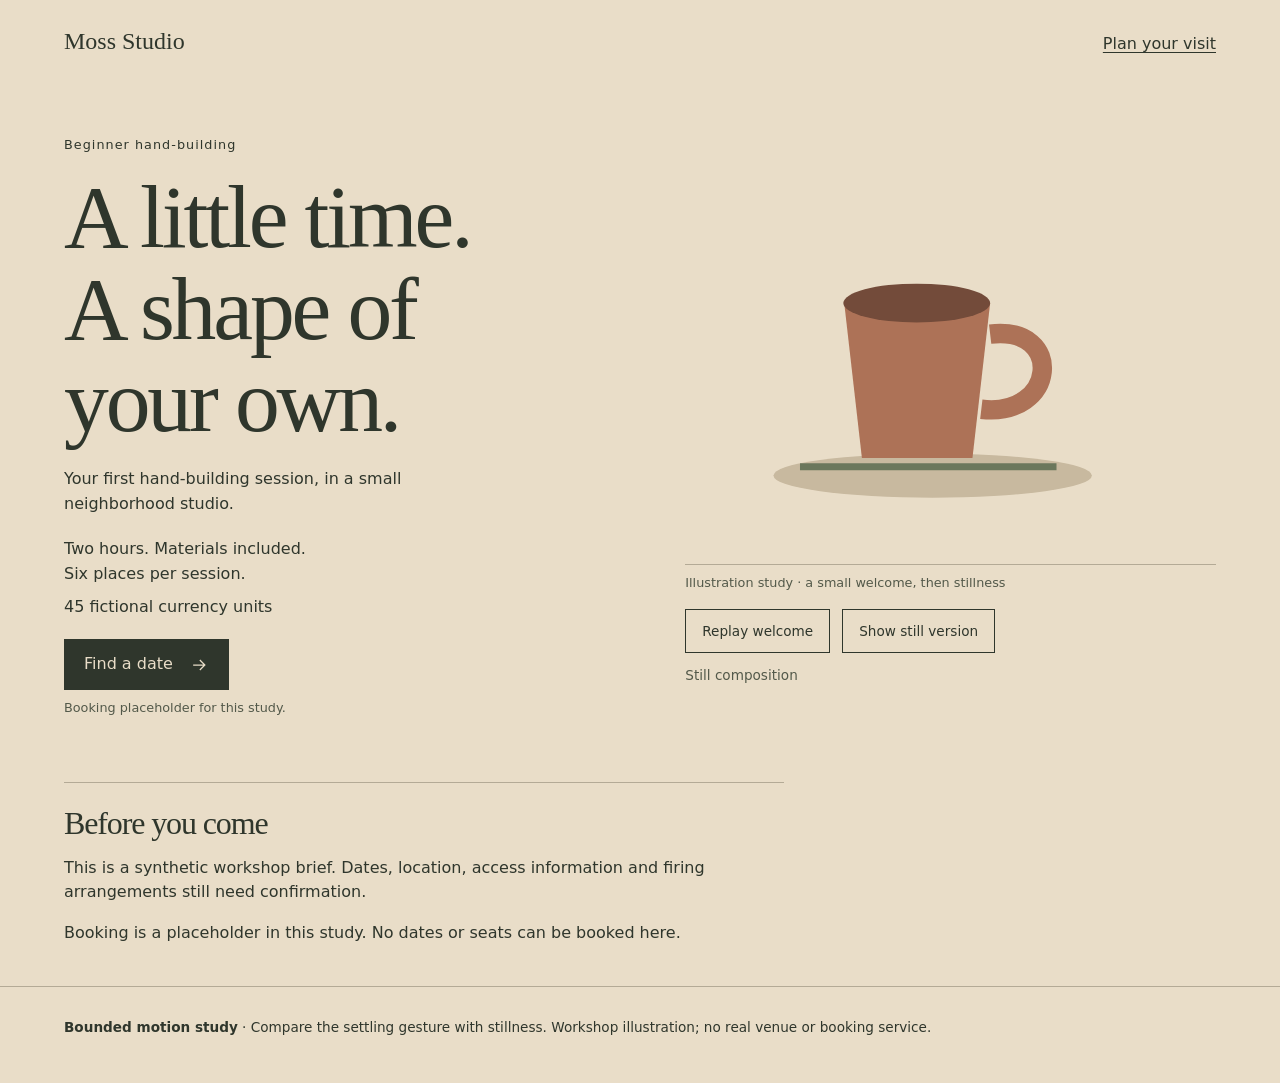
<file: studies/v0.5-moss/index.html>
<!doctype html>
<html lang="en">
<head>
  <meta charset="utf-8">
  <meta name="viewport" content="width=device-width, initial-scale=1">
  <title>Moss Studio — motion study</title>
  <link rel="stylesheet" href="style.css">
  <script src="study.js" defer></script>
</head>
<body>
  <a class="skip" href="#workshop">Skip to workshop</a>
  <header class="masthead"><a class="wordmark" href="#workshop">Moss Studio</a><a href="#visit">Plan your visit</a></header>
  <main id="workshop">
    <section class="opening" aria-labelledby="invitation">
      <div class="invitation">
        <p class="eyebrow">Beginner hand-building</p>
        <h1 id="invitation">A little time.<br>A shape of<br>your own.</h1>
        <p class="intro">Your first hand-building session, in a small neighborhood studio.</p>
        <p class="facts">Two hours. Materials included.<br>Six places per session.</p>
        <p class="price">45 fictional currency units</p>
        <a class="booking" href="#booking-note">Find a date <svg viewBox="0 0 24 24" width="20" height="20" aria-hidden="true"><path d="M5 12h14m-6-6 6 6-6 6" fill="none" stroke="currentColor" stroke-width="1.5"/></svg></a>
        <p class="booking-hint">Booking placeholder for this study.</p>
      </div>
      <figure>
        <!-- Derived from the supplied ceramics-study.svg. Vessel geometry is intact;
             grouping separates the vessel from its shadow for this approved study. -->
        <svg id="illustration" viewBox="0 0 600 450" role="img" aria-labelledby="art-title art-description">
          <title id="art-title">An illustrated clay vessel</title>
          <desc id="art-description">A simple clay-colored vessel with a curved handle resting above an oval shadow.</desc>
          <rect width="600" height="450" fill="#e9ddc8"/>
          <ellipse id="shadow" cx="280" cy="350" rx="180" ry="25" fill="#c8b99f"/>
          <g id="vessel">
            <path d="M180 155H345L325 330H200Z" fill="#ad7257"/>
            <ellipse cx="262" cy="155" rx="83" ry="22" fill="#734b3a"/>
            <path d="M345 190C430 180 420 285 335 275" fill="none" stroke="#ad7257" stroke-width="22"/>
          </g>
          <path d="M130 340H420" stroke="#6b775c" stroke-width="8"/>
        </svg>
        <figcaption>Illustration study · a small welcome, then stillness</figcaption>
        <div id="controls" hidden aria-label="Motion study controls">
          <button id="replay" type="button">Replay welcome</button>
          <button id="settle" type="button">Show still version</button>
          <span id="motion-status" role="status" aria-live="polite">Still composition</span>
        </div>
      </figure>
    </section>
    <section class="visit" id="visit" aria-labelledby="visit-title">
      <h2 id="visit-title">Before you come</h2>
      <p>This is a synthetic workshop brief. Dates, location, access information and firing arrangements still need confirmation.</p>
      <p id="booking-note" tabindex="-1">Booking is a placeholder in this study. No dates or seats can be booked here.</p>
    </section>
  </main>
  <aside class="study-review" aria-label="Motion study controls">
    <p><strong>Bounded motion study</strong> · Compare the settling gesture with stillness. Workshop illustration; no real venue or booking service.</p>
    <noscript>The complete still composition is shown. Workshop information and the booking placeholder remain available.</noscript>
  </aside>
</body>
</html>
</file>
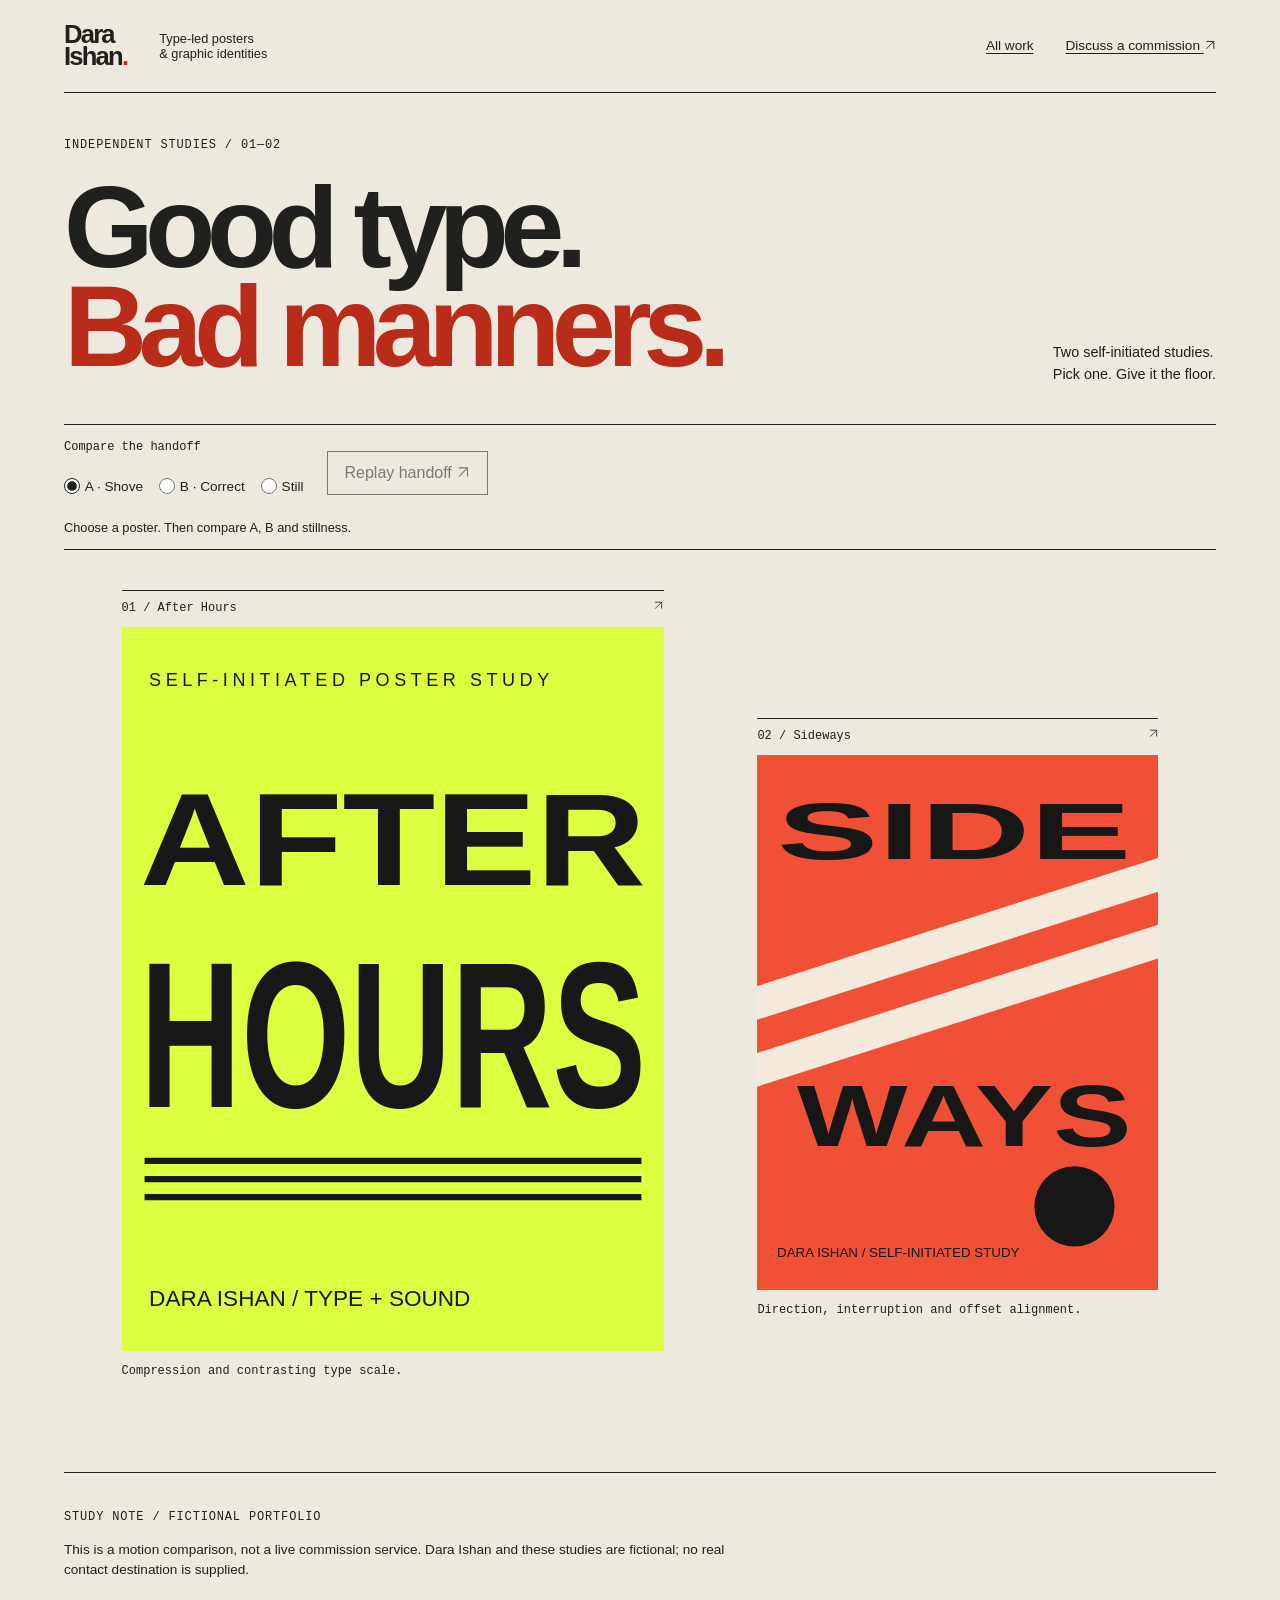
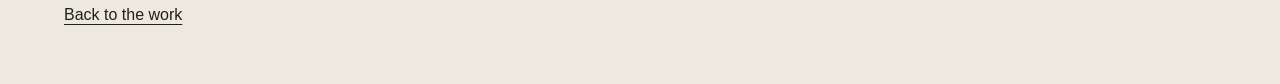
<file: studies/v0.6-poster-wall/index.html>
<!doctype html>
<html lang="en">
<head>
  <meta charset="utf-8">
  <meta name="viewport" content="width=device-width, initial-scale=1">
  <title>Dara Ishan — Poster wall / motion study</title>
  <link rel="stylesheet" href="style.css">
  <script src="study.js" defer></script>
</head>
<body>
  <a class="skip" href="#work">Skip to work</a>
  <header class="masthead">
    <a href="#work" class="wordmark">Dara<br>Ishan<span class="dot" aria-hidden="true">.</span></a>
    <p>Type-led posters<br>& graphic identities</p>
    <nav aria-label="Main"><a href="#work">All work</a><a href="#contact-note">Discuss a commission <svg class="arrow" width="20" height="20" viewBox="0 0 20 20" aria-hidden="true" focusable="false"><path d="M4 16 16 4M4 4h12v12"/></svg></a></nav>
  </header>
  <main id="work">
    <div class="intro">
      <p class="eyebrow">Independent studies / 01—02</p>
      <h1>Good type.<br><span>Bad manners.</span></h1>
      <p class="intro-note">Two self-initiated studies.<br>Pick one. Give it the floor.</p>
    </div>
    <div id="comparison" hidden>
      <fieldset>
        <legend>Compare the handoff</legend>
        <label><input type="radio" name="treatment" value="a" checked> A · Shove</label>
        <label><input type="radio" name="treatment" value="b"> B · Correct</label>
        <label><input type="radio" name="treatment" value="still"> Still</label>
      </fieldset>
      <button id="replay" type="button" disabled>Replay handoff <svg class="arrow" width="20" height="20" viewBox="0 0 20 20" aria-hidden="true" focusable="false"><path d="M4 16 16 4M4 4h12v12"/></svg></button>
      <p id="motion-status" role="status">Choose a poster to compare.</p>
    </div>
    <section class="collection" aria-label="Poster studies">
      <article>
        <a class="poster-link" id="choose-after-hours" href="#after-hours">
          <span class="poster-label"><span>01 / After Hours</span><svg class="arrow" width="20" height="20" viewBox="0 0 20 20" aria-hidden="true" focusable="false"><path d="M4 16 16 4M4 4h12v12"/></svg></span>
          <img src="../../evaluations/fixtures/v0.6/adventurous-portfolio/assets/after-hours.svg" width="600" height="800" alt="After Hours: compressed black lettering on acid yellow">
        </a>
        <p class="small">Compression and contrasting type scale.</p>
      </article>
      <article>
        <a class="poster-link" id="choose-sideways" href="#sideways">
          <span class="poster-label"><span>02 / Sideways</span><svg class="arrow" width="20" height="20" viewBox="0 0 20 20" aria-hidden="true" focusable="false"><path d="M4 16 16 4M4 4h12v12"/></svg></span>
          <img src="../../evaluations/fixtures/v0.6/adventurous-portfolio/assets/sideways.svg" width="600" height="800" alt="Sideways: offset black lettering and diagonal cream bands on vermilion">
        </a>
        <p class="small">Direction, interruption and offset alignment.</p>
      </article>
    </section>
    <div class="details">
      <section class="detail" id="after-hours" aria-labelledby="title-after-hours">
        <div class="detail-heading"><a href="#work">All work</a><p class="eyebrow">01 / Self-initiated poster study</p><h2 id="title-after-hours" tabindex="-1">After Hours</h2></div>
        <div class="stage"><img class="artwork" src="../../evaluations/fixtures/v0.6/adventurous-portfolio/assets/after-hours.svg" width="600" height="800" alt="Complete After Hours poster"></div>
        <div class="context"><p class="theme">Compression.<br>Contrasting scale.</p><p>Contribution: concept, lettering/composition and final artwork.</p><a href="#sideways">Next study: Sideways <svg class="arrow" width="20" height="20" viewBox="0 0 20 20" aria-hidden="true" focusable="false"><path d="M4 16 16 4M4 4h12v12"/></svg></a></div>
      </section>
      <section class="detail" id="sideways" aria-labelledby="title-sideways">
        <div class="detail-heading"><a href="#work">All work</a><p class="eyebrow">02 / Self-initiated poster study</p><h2 id="title-sideways" tabindex="-1">Sideways</h2></div>
        <div class="stage"><img class="artwork" src="../../evaluations/fixtures/v0.6/adventurous-portfolio/assets/sideways.svg" width="600" height="800" alt="Complete Sideways poster"></div>
        <div class="context"><p class="theme">Direction.<br>Interruption.<br>Offset alignment.</p><p>Contribution: concept, lettering/composition and final artwork.</p><a href="#after-hours">Other study: After Hours <svg class="arrow" width="20" height="20" viewBox="0 0 20 20" aria-hidden="true" focusable="false"><path d="M4 16 16 4M4 4h12v12"/></svg></a></div>
      </section>
    </div>
  </main>
  <footer id="contact-note" tabindex="-1"><p class="eyebrow">Study note / fictional portfolio</p><p>This is a motion comparison, not a live commission service. Dara Ishan and these studies are fictional; no real contact destination is supplied.</p><a href="#work">Back to the work</a></footer>
</body>
</html>
</file>
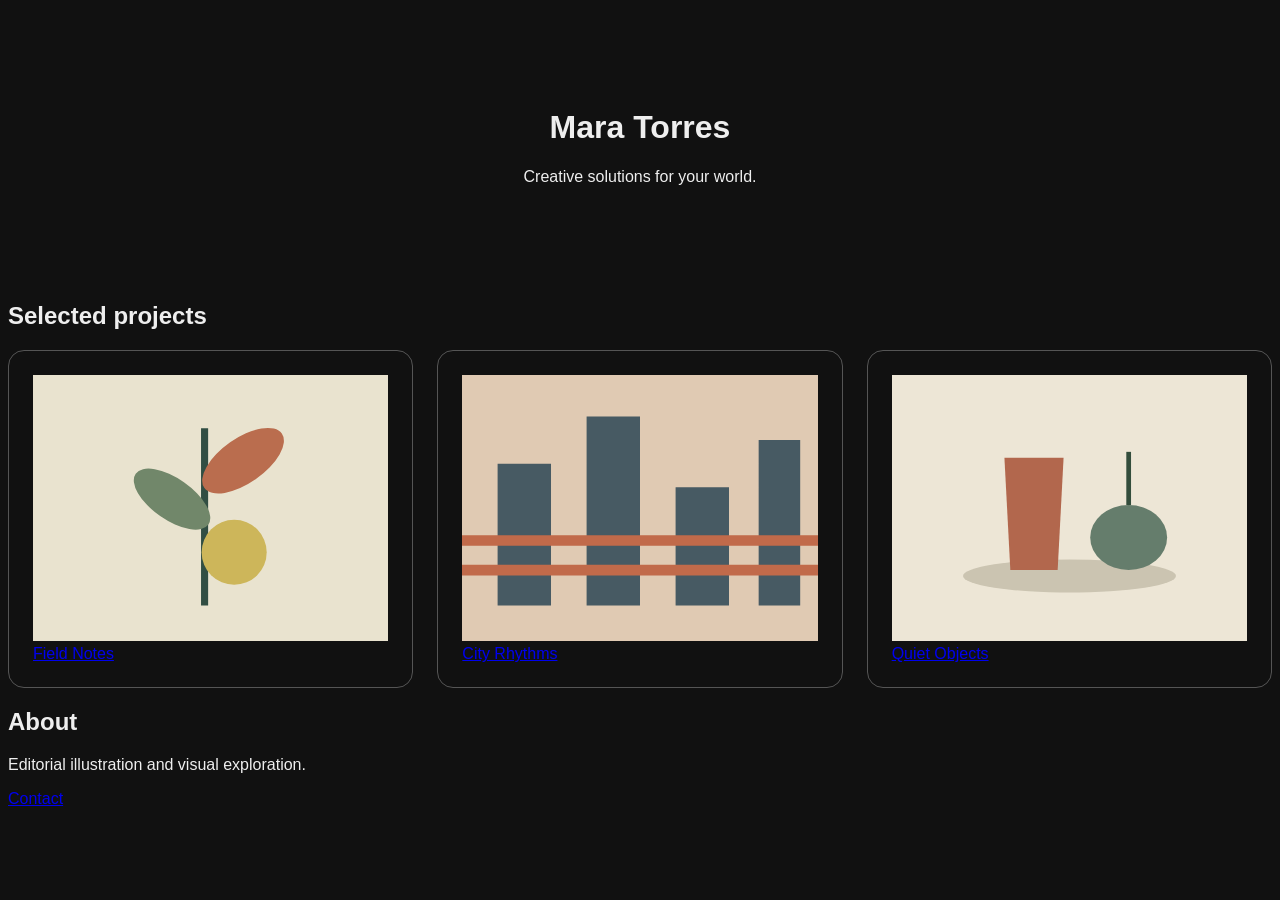
<file: evaluations/fixtures/v0.5/portfolio/index.html>
<!doctype html><html lang="en"><meta charset="utf-8"><title>Mara Torres</title><style>body{font-family:Arial;background:#111;color:#eee}header{text-align:center;padding:80px}.projects{display:grid;grid-template-columns:repeat(3,1fr);gap:24px}.card{border:1px solid #555;border-radius:16px;padding:24px}img{width:100%}</style><header><h1>Mara Torres</h1><p>Creative solutions for your world.</p></header><main><h2>Selected projects</h2><div class="projects"><a class="card" href="/work/field-notes"><img src="assets/field-notes.svg" alt="Layered botanical forms">Field Notes</a><a class="card" href="/work/city-rhythms"><img src="assets/city-rhythms.svg" alt="Repeated city forms">City Rhythms</a><a class="card" href="/work/quiet-objects"><img src="assets/quiet-objects.svg" alt="Simple still-life forms">Quiet Objects</a></div><h2>About</h2><p>Editorial illustration and visual exploration.</p><a href="mailto:mara@example.invalid">Contact</a></main></html>
</file>
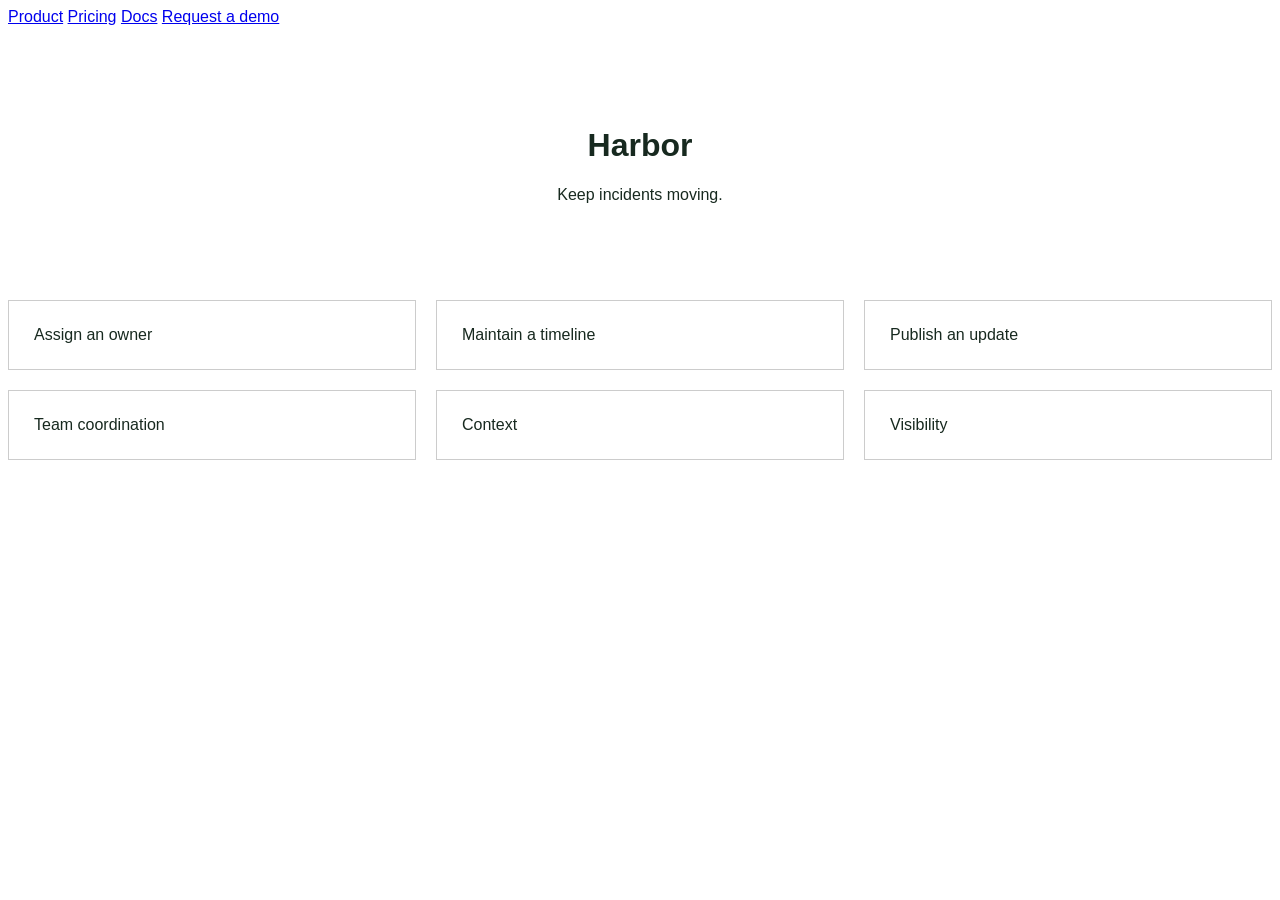
<file: evaluations/fixtures/v0.5/product/index.html>
<!doctype html><html lang="en"><meta charset="utf-8"><title>Harbor</title><style>body{font-family:Arial;color:#17291f}header{text-align:center;padding:80px}.features{display:grid;grid-template-columns:repeat(3,1fr);gap:20px}.feature{padding:25px;border:1px solid #ccc}</style><nav><a href="/product">Product</a> <a href="/pricing">Pricing</a> <a href="/docs">Docs</a> <a href="/demo">Request a demo</a></nav><header><h1>Harbor</h1><p>Keep incidents moving.</p></header><main class="features"><section class="feature">Assign an owner</section><section class="feature">Maintain a timeline</section><section class="feature">Publish an update</section><section class="feature">Team coordination</section><section class="feature">Context</section><section class="feature">Visibility</section></main></html>
</file>
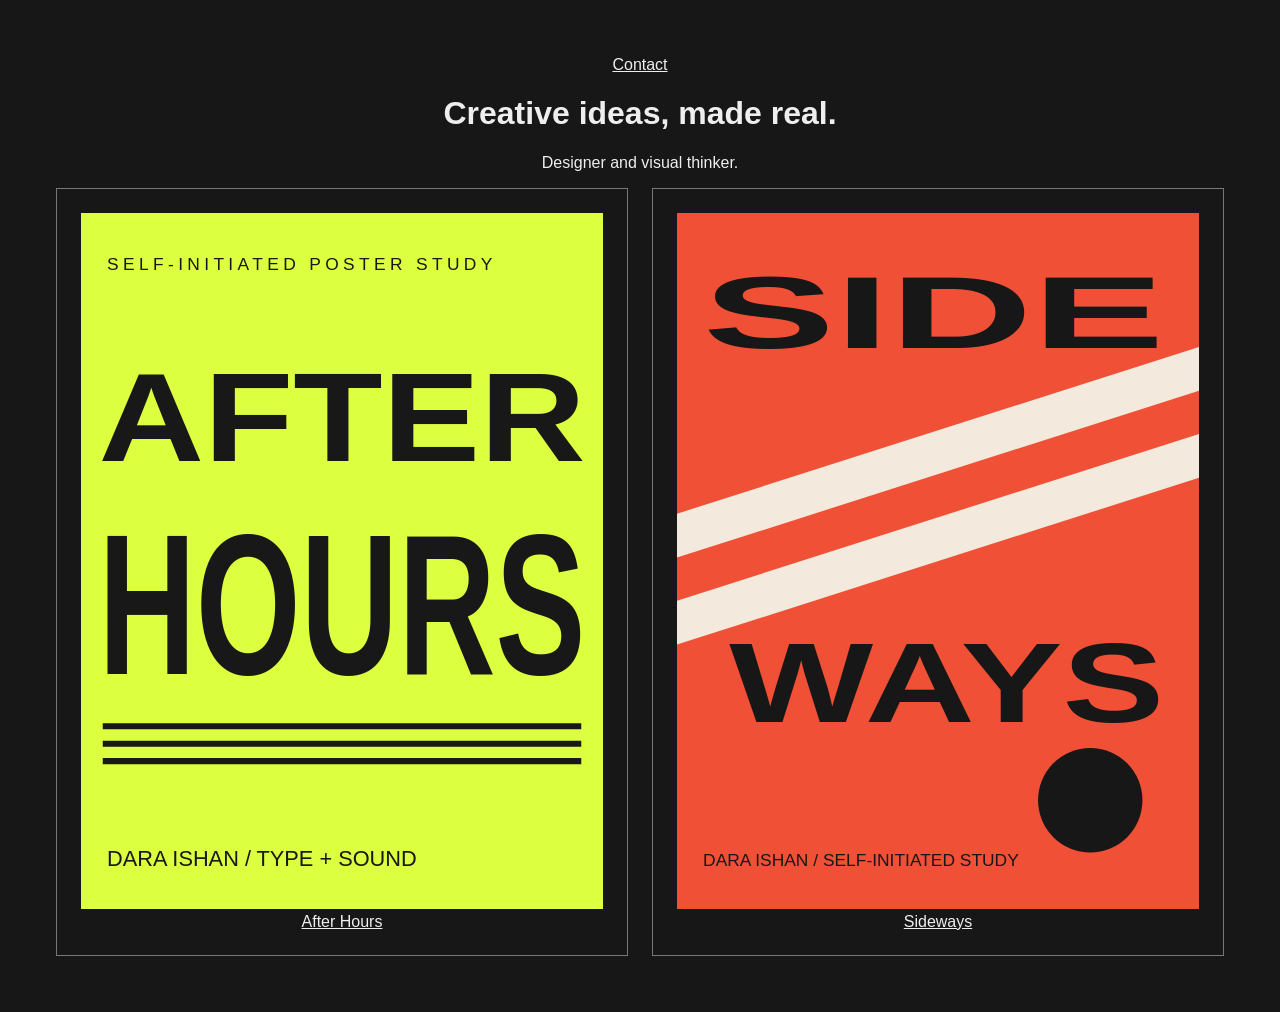
<file: evaluations/fixtures/v0.6/adventurous-portfolio/index.html>
<!doctype html><html lang="en"><head><meta charset="utf-8"><title>Dara Ishan</title><style>body{font-family:Arial;background:#171717;color:#eee;text-align:center;padding:48px}.works{display:grid;grid-template-columns:1fr 1fr;gap:24px}article{border:1px solid #777;padding:24px}img{width:100%}a{color:inherit}</style></head><body><header><a href="mailto:hello@example.invalid">Contact</a></header><h1>Creative ideas, made real.</h1><p>Designer and visual thinker.</p><div class="works"><article><img src="assets/after-hours.svg" alt="After Hours poster study"><a href="/work/after-hours">After Hours</a></article><article><img src="assets/sideways.svg" alt="Sideways poster study"><a href="/work/sideways">Sideways</a></article></div></body></html>
</file>
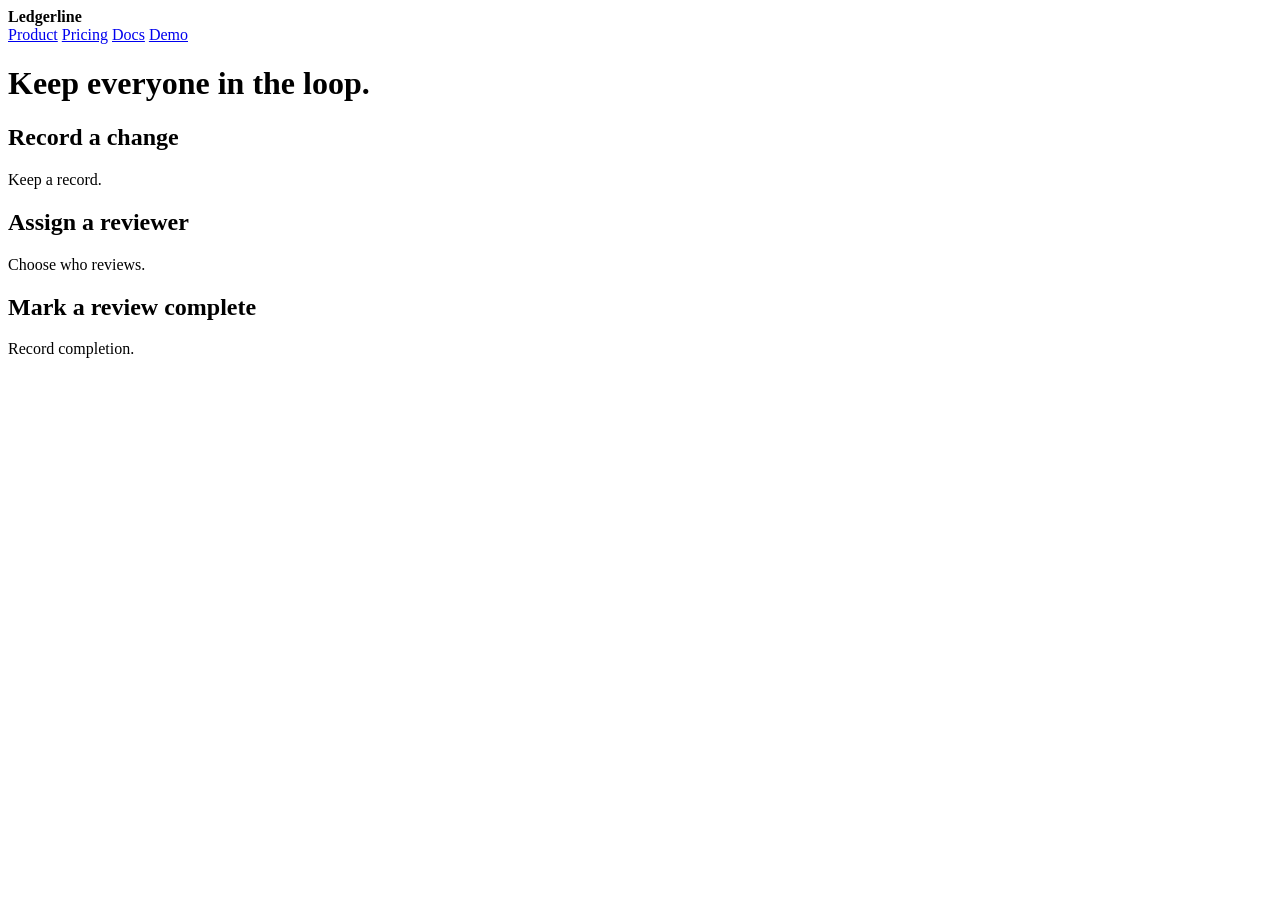
<file: evaluations/fixtures/v0.6/calm-product/index.html>
<!doctype html><html lang="en"><head><meta charset="utf-8"><title>Ledgerline</title></head><body><header><strong>Ledgerline</strong><nav><a href="/product">Product</a> <a href="/pricing">Pricing</a> <a href="/docs">Docs</a> <a href="/demo">Demo</a></nav></header><main><h1>Keep everyone in the loop.</h1><section><h2>Record a change</h2><p>Keep a record.</p><h2>Assign a reviewer</h2><p>Choose who reviews.</p><h2>Mark a review complete</h2><p>Record completion.</p></section></main></body></html>
</file>
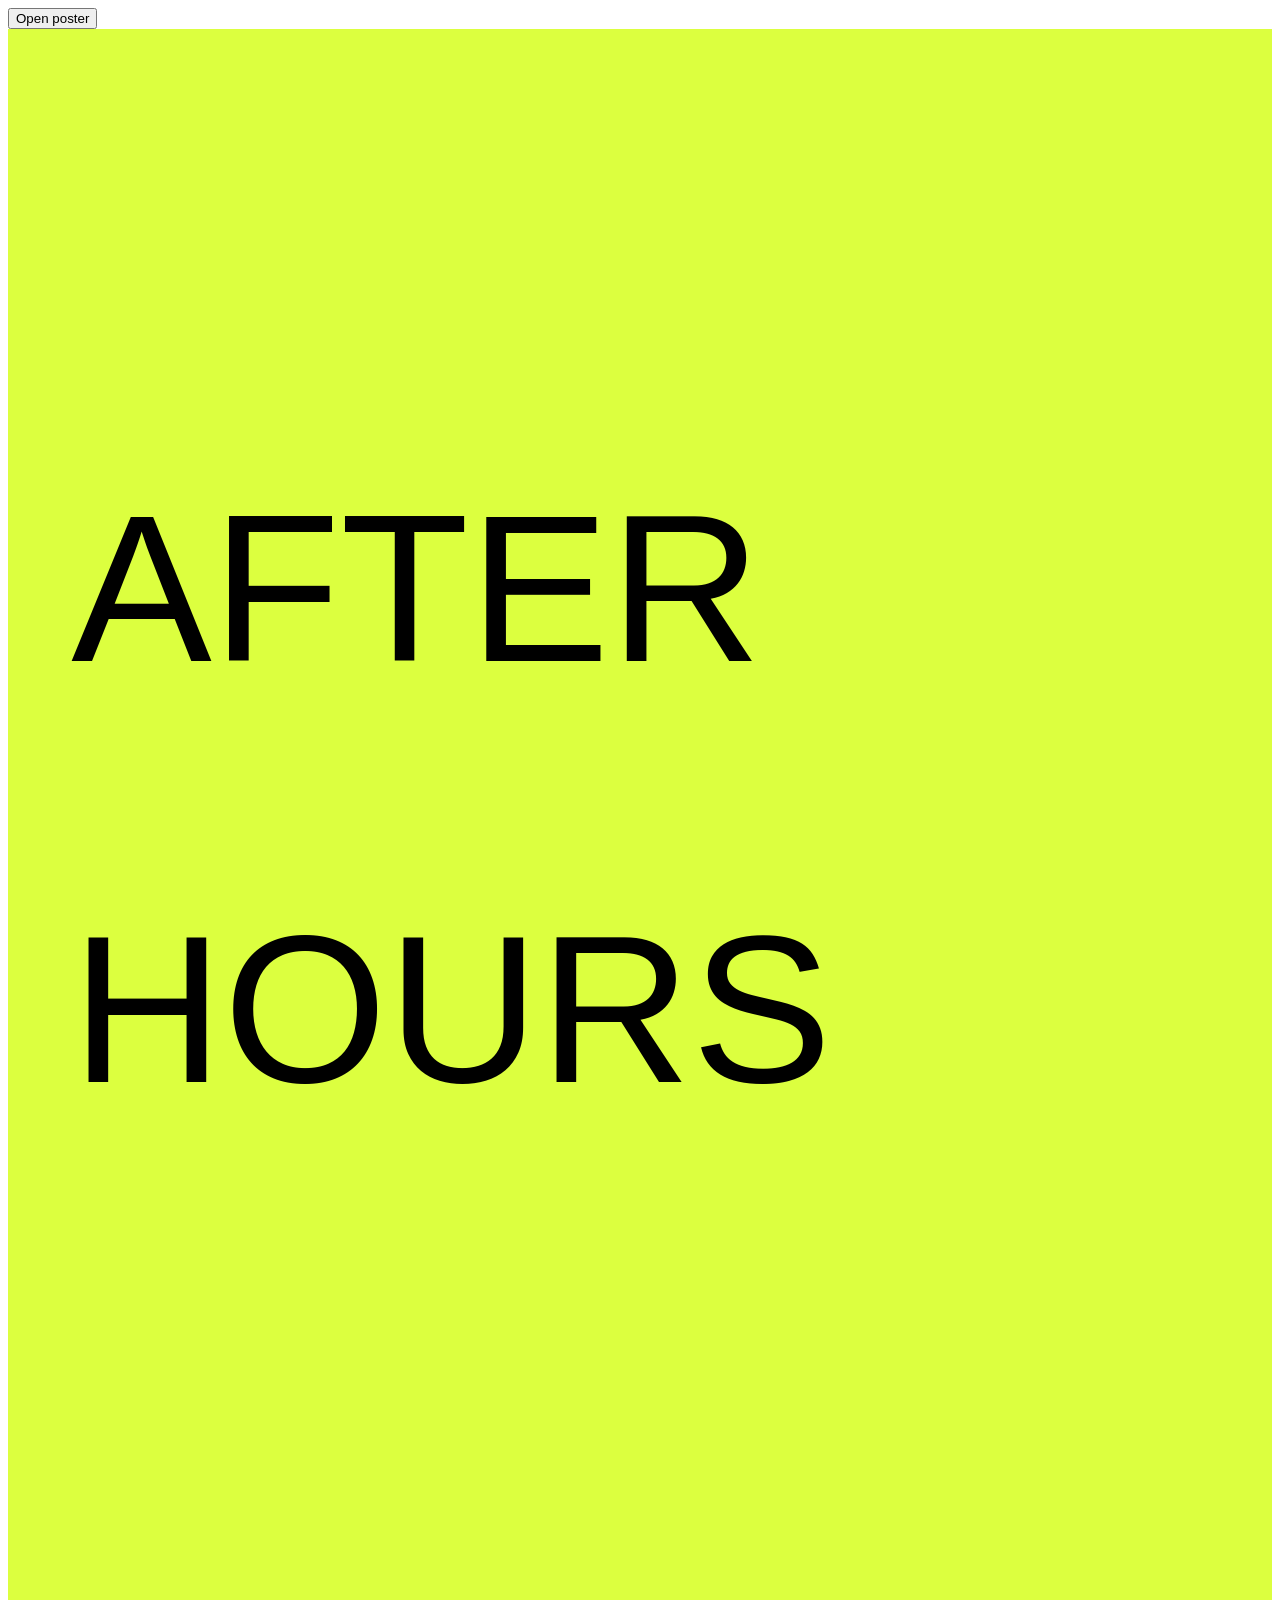
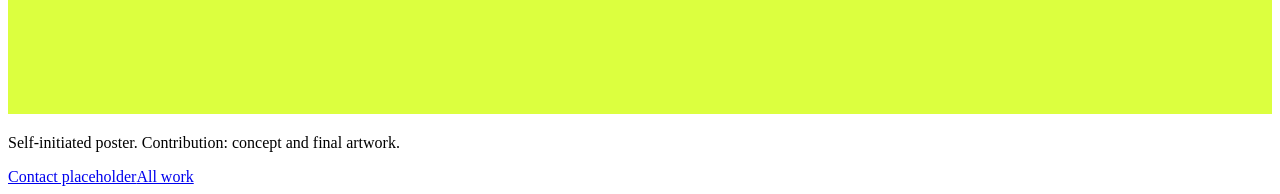
<file: evaluations/fixtures/v0.6/engineering-review/index.html>
<!doctype html><html lang="en"><head><meta charset="utf-8"><title>Poster review fixture</title></head><body><main><button data-open type="button">Open poster</button><svg data-artwork viewBox="0 0 600 800" role="img" aria-label="After Hours poster study"><rect width="600" height="800" fill="#dcff3f"/><text x="30" y="300" font-size="100" font-family="sans-serif">AFTER</text><text x="30" y="500" font-size="100" font-family="sans-serif">HOURS</text></svg><p>Self-initiated poster. Contribution: concept and final artwork.</p><a href="mailto:hello@example.invalid">Contact placeholder</a><a href="/work">All work</a></main></body></html>
</file>
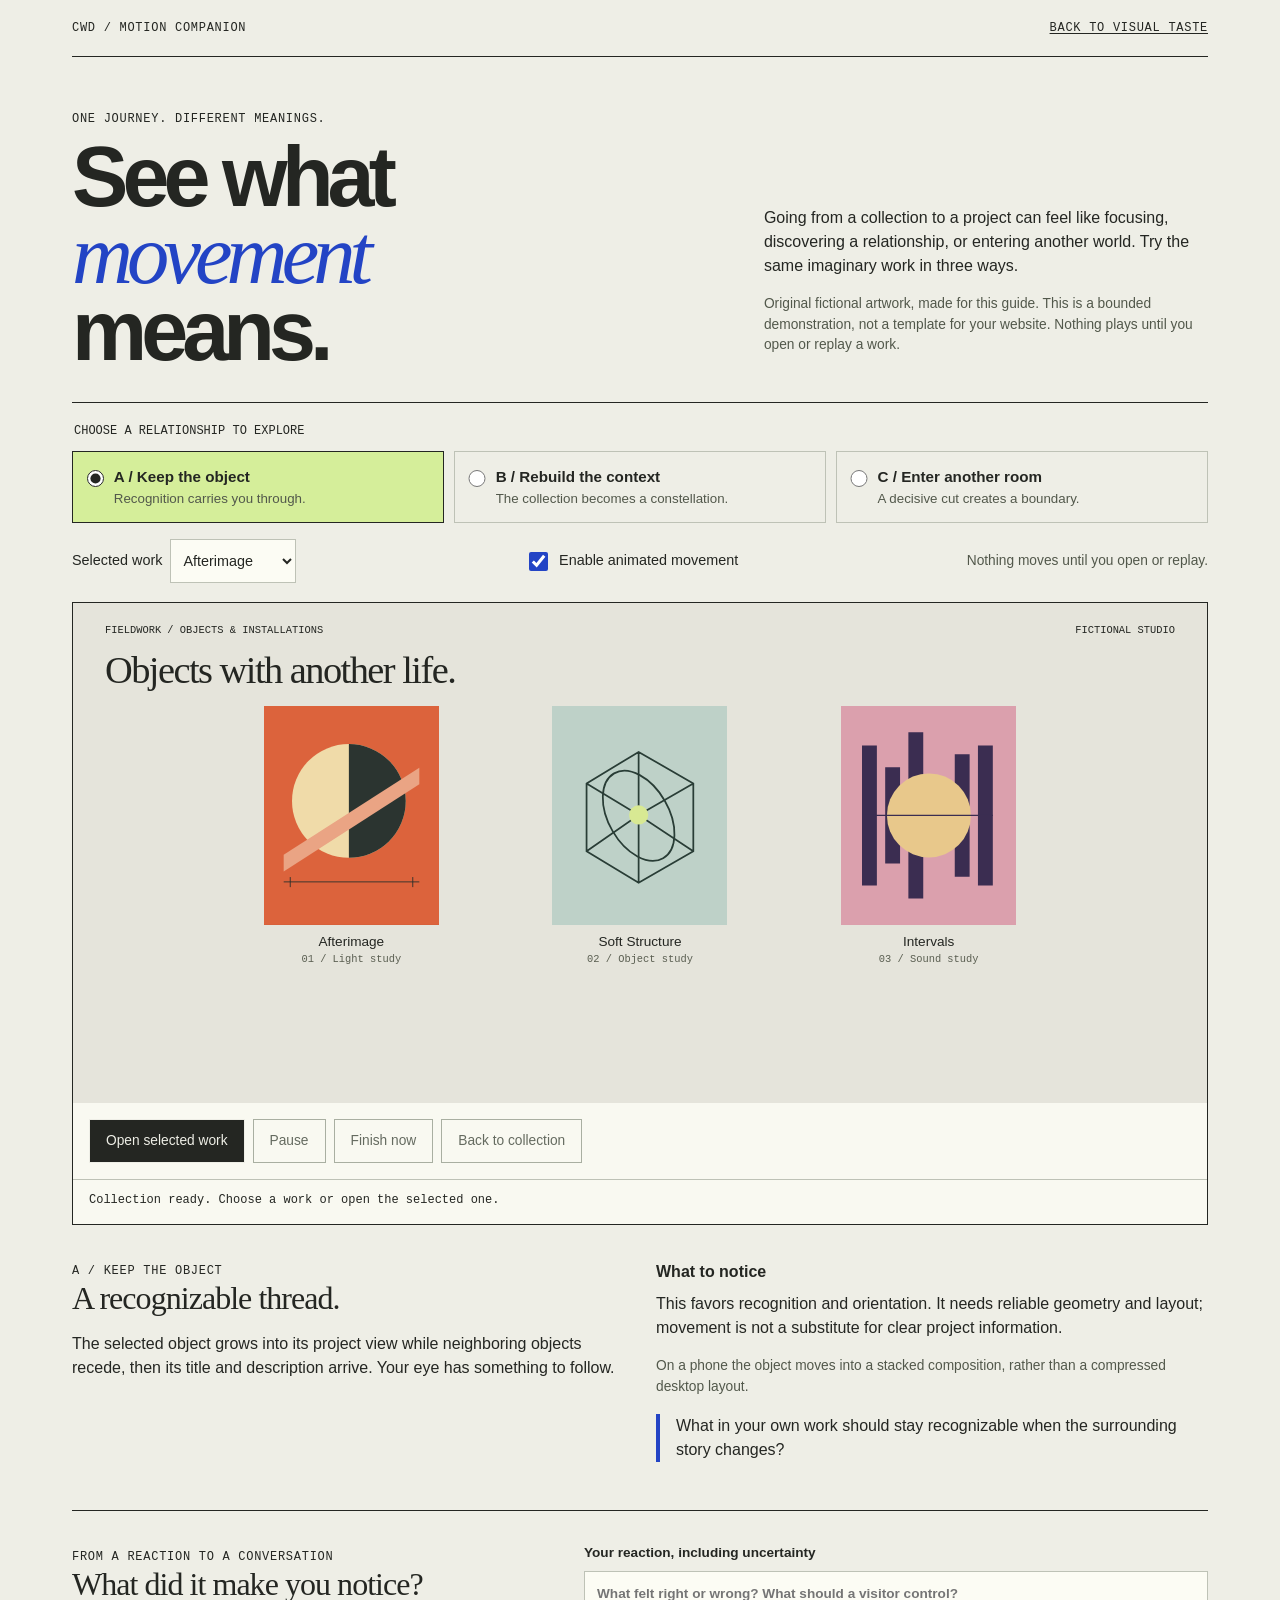
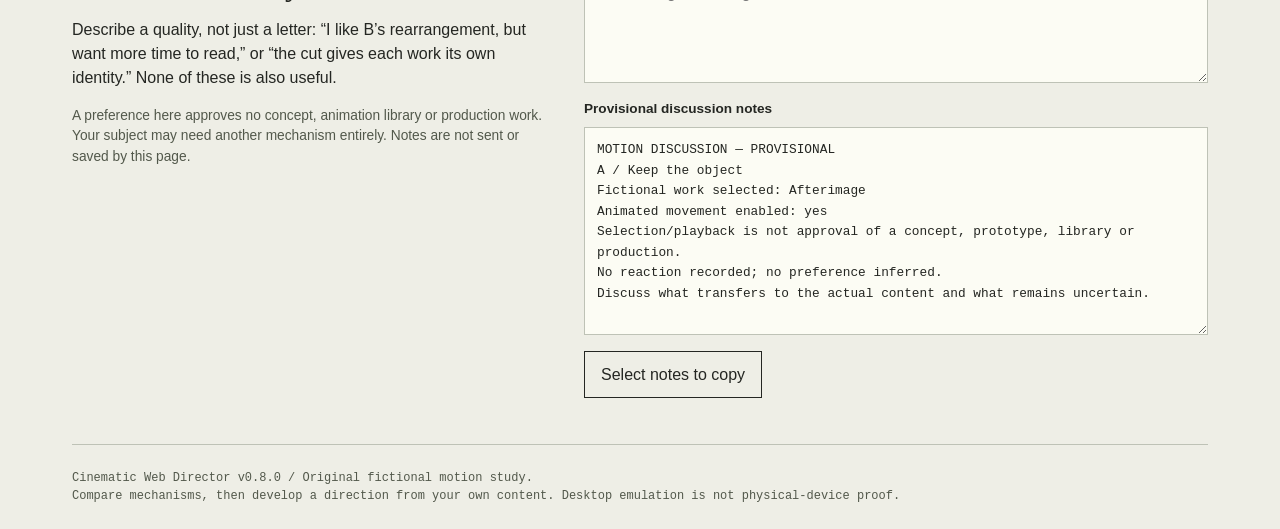
<file: assets/motion-companion.html>
<!doctype html>
<html lang="en">
<head>
<meta charset="utf-8">
<meta name="viewport" content="width=device-width, initial-scale=1">
<meta name="color-scheme" content="light">
<meta http-equiv="Content-Security-Policy" content="default-src 'none'; style-src 'unsafe-inline'; script-src 'unsafe-inline'; img-src data:; connect-src 'none'; base-uri 'none'; form-action 'none'">
<title>What movement means — Motion companion</title>
<style>
  :root { --paper:#eeeee6; --ink:#242622; --line:#bec2b6; --blue:#2344c5; --acid:#d5ee9a; --mono:'Courier New',monospace; --sans:Arial,Helvetica,sans-serif; --serif:Georgia,serif; --scene-h:clamp(330px,57svh,500px); }
  * { box-sizing:border-box; }
  body { margin:0; font:1rem/1.5 var(--sans); background:var(--paper); color:var(--ink); overflow-wrap:anywhere; }
  a { color:inherit; text-underline-offset:.2em; }
  button,input,select,textarea { font:inherit; color:inherit; }
  button,select { min-height:44px; }
  button { padding:.65rem 1rem; border:1px solid currentColor; background:transparent; cursor:pointer; }
  button:hover:not(:disabled) { background:var(--acid); color:var(--ink); }
  button:disabled { cursor:default; color:#656b60; border-color:#a9afa1; }
  button.primary { background:var(--ink); color:var(--paper); }
  button.primary:hover { background:var(--blue); color:white; }
  :focus-visible { outline:3px solid #2344c5; outline-offset:4px; }
  [hidden] { display:none !important; }
  .wrap { max-width:1232px; margin:auto; padding-inline:clamp(1rem,4vw,3rem); }
  .skip { position:absolute; top:-5rem; left:1rem; z-index:10; padding:.5rem; background:white; }
  .skip:focus { top:1rem; }
  .eyebrow { font:.75rem/1.5 var(--mono); text-transform:uppercase; letter-spacing:.06em; }
  .masthead { display:flex; justify-content:space-between; flex-wrap:wrap; gap:1rem; border-bottom:1px solid var(--ink); padding-block:1.2rem; }
  .hero { display:grid; grid-template-columns:1.45fr 1fr; gap:3rem; align-items:end; padding:3rem 0 2rem; }
  h1 { font:800 clamp(2.8rem,6.6vw,6.1rem)/.91 var(--sans); letter-spacing:-.07em; margin:.6rem 0 0; max-width:12ch; }
  h1 em { font:italic normal 1em/.9 var(--serif); color:var(--blue); }
  .hero p { max-width:38rem; }
  .small { font-size:.86rem; color:#52584b; }
  h2 { font:normal 2rem/1.1 var(--serif); letter-spacing:-.03em; margin:0 0 1rem; }
  h3 { margin:.2rem 0 .5rem; font-size:1rem; }
  .controls { border-top:1px solid var(--ink); padding:1.2rem 0; }
  fieldset { border:0; padding:0; margin:0; min-width:0; }
  legend { font:.75rem/1.5 var(--mono); text-transform:uppercase; margin-bottom:.7rem; }
  .choices { display:grid; grid-template-columns:repeat(3,minmax(0,1fr)); gap:.6rem; }
  .choice { display:flex; gap:.6rem; align-items:start; padding:.85rem; border:1px solid var(--line); cursor:pointer; }
  .choice:has(input:checked) { border-color:var(--ink); background:var(--acid); }
  .choice input { margin:.25rem 0 0; accent-color:var(--ink); width:1.1rem; height:1.1rem; flex:none; }
  .choice strong { display:block; font-size:.95rem; }
  .choice small { display:block; color:#52584b; }
  .settings { display:flex; align-items:center; justify-content:space-between; gap:1rem; flex-wrap:wrap; margin-top:1rem; }
  .settings label { display:flex; align-items:center; gap:.5rem; font-size:.9rem; min-height:44px; }
  select { background:#fcfcf4; border:1px solid var(--line); padding:.5rem; max-width:100%; }
  input[type=checkbox] { accent-color:var(--blue); width:1.2rem; height:1.2rem; }
  .viewer { border:1px solid var(--ink); scroll-margin-top:1rem; }
  .scene { position:relative; min-height:var(--scene-h); background:#e5e4db; overflow:hidden; isolation:isolate; }
  .collection { padding:1.25rem 2rem; min-height:var(--scene-h); }
  .scene-header { display:flex; justify-content:space-between; gap:1rem; font:.65rem/1.5 var(--mono); text-transform:uppercase; }
  .collection-title { font:normal clamp(1.4rem,3vw,2.6rem)/1.05 var(--serif); margin:.7rem 0 1rem; letter-spacing:-.04em; }
  .collection-grid { display:grid; grid-template-columns:repeat(3,minmax(0,1fr)); gap:1rem; max-width:850px; margin:auto; }
  .project { display:block; text-decoration:none; min-width:0; }
  .project:focus-visible { outline-offset:3px; }
  .project:hover .project-title { text-decoration:underline; }
  .poster { width:100%; aspect-ratio:4/5; overflow:hidden; background:#d55d39; }
  .poster[data-work=structure] { background:#bed1c8; }
  .poster[data-work=intervals] { background:#dba0ad; }
  .poster svg { width:100%; height:100%; display:block; }
  .collection .poster { width:min(100%,clamp(92px,23svh,175px)); margin:auto; }
  .project-title { font-size:.85rem; margin:.45rem 0 0; text-align:center; }
  .project-title span { font:.65rem/1.3 var(--mono); color:#5a5e51; display:block; }
  .detail { display:grid; grid-template-columns:minmax(0,1fr) minmax(0,1fr); gap:1.5rem; align-items:center; min-height:var(--scene-h); padding:1.7rem 2.5rem; position:relative; }
  .detail-art { width:min(100%,clamp(145px,36svh,280px)); margin:auto; }
  .detail-copy { position:relative; max-width:26rem; z-index:1; }
  .detail-title { font:normal clamp(2rem,4.5vw,4.5rem)/.96 var(--serif); letter-spacing:-.06em; margin:.65rem 0; }
  .detail-copy p { font-size:.9rem; margin:.7rem 0; }
  .related { display:none; gap:.7rem; margin-top:1rem; }
  .related-item .poster { width:42px; }
  .related-item span { display:block; font:.6rem/1.2 var(--mono); margin-top:.25rem; }
  .stage-word { display:none; position:absolute; top:24%; left:-.06em; font:900 clamp(5rem,16vw,14rem)/.7 var(--sans); letter-spacing:-.1em; white-space:nowrap; color:#d5ee9a24; pointer-events:none; }
  .scene[data-treatment=context][data-view=detail] { background:#212c29; color:#edf3e4; }
  .scene[data-treatment=context] .detail-title { font-family:var(--sans); font-weight:900; text-transform:uppercase; }
  .scene[data-treatment=context][data-view=detail] .stage-word { display:block; }
  .scene[data-treatment=context] .related { display:flex; }
  .scene[data-treatment=cut][data-view=detail] { background:#3b2d51; color:#f1e7cd; }
  .scene[data-treatment=cut] .detail { grid-template-columns:1.4fr 1fr; }
  .scene[data-treatment=cut] .detail-copy { order:-1; }
  .scene[data-treatment=cut] .detail-title { font-family:var(--sans); font-weight:900; text-transform:uppercase; }
  .scene[data-treatment=cut] .detail-art { width:min(85%,220px); transform:rotate(12deg); }
  .overlay { position:absolute; inset:0; z-index:3; pointer-events:none; }
  .flight { position:absolute; margin:0; transform-origin:0 0; will-change:transform,opacity; }
  .transport { display:flex; flex-wrap:wrap; gap:.5rem; align-items:center; padding:1rem; background:#f9f9f1; }
  .transport button { font-size:.86rem; }
  #status { border-top:1px solid var(--line); padding:.7rem 1rem; margin:0; background:#f9f9f1; font:.75rem/1.5 var(--mono); min-height:2.8rem; }
  .explanation { display:grid; grid-template-columns:1fr 1fr; gap:2rem; margin:2rem 0; }
  .explanation p { margin:.4rem 0 1rem; }
  .question { border-left:4px solid var(--blue); padding-left:1rem; }
  .static-cases { margin:2rem 0; }
  .static-case { display:grid; grid-template-columns:140px 1fr; gap:1.5rem; padding:1.5rem 0; border-top:1px solid var(--line); }
  .enhanced .static-cases { display:none; }
  .notes { border-top:1px solid var(--ink); padding:2rem 0; display:grid; grid-template-columns:1fr 1.3fr; gap:2rem; }
  label.note-label { display:block; font-weight:bold; font-size:.85rem; }
  textarea { display:block; width:100%; border:1px solid var(--line); border-radius:0; background:#fcfcf4; padding:.75rem; margin:.5rem 0 1rem; min-height:7rem; resize:vertical; }
  #summary { font:.8rem/1.6 var(--mono); min-height:13rem; }
  footer { border-top:1px solid var(--line); padding:1.5rem 0; font:.75rem/1.5 var(--mono); color:#52584b; }
  @media(max-width:700px) {
    .hero { grid-template-columns:1fr; gap:.7rem; padding-top:2rem; }
    h1 { font-size:clamp(2.8rem,12vw,5rem); }
    .choices { grid-template-columns:1fr; gap:.35rem; }
    .choice { padding:.6rem .8rem; }
    .choice small { display:inline; }
    .settings label { flex-wrap:wrap; }
    .collection { padding:1rem; }
    .scene-header { font-size:.6rem; }
    .collection-grid { gap:.6rem; }
    .project-title { font-size:.75rem; }
    .detail { grid-template-columns:1fr; gap:.7rem; padding:1.1rem 1.5rem; }
    .detail-art { width:min(42%,145px); }
    .detail-title { font-size:clamp(1.7rem,7vw,2.6rem); }
    .detail-copy { max-width:none; }
    .detail-copy p { font-size:.8rem; }
    .related { position:absolute; right:0; top:0; margin:0; }
    .related-item .poster { width:30px; }
    .related-item span { font-size:.55rem; }
    .scene[data-treatment=context] .detail-copy { padding-right:80px; }
    .scene[data-treatment=context] .detail-title { font-size:clamp(1.25rem,6.4vw,2.6rem); }
    .scene[data-treatment=cut] .detail { grid-template-columns:1fr; }
    .scene[data-treatment=cut] .detail-copy { order:0; }
    .scene[data-treatment=cut] .detail-art { width:min(40%,140px); }
    .transport { padding:.6rem; gap:.4rem; }
    .transport button { flex:1 1 auto; padding:.6rem; }
    .explanation,.notes { grid-template-columns:1fr; gap:1rem; }
    .static-case { grid-template-columns:85px 1fr; gap:1rem; }
  }
</style>
</head>
<body>
<a class="skip" href="#comparison">Skip to the comparison</a>
<svg width="0" height="0" aria-hidden="true" style="position:absolute"><defs>
  <symbol id="art-afterimage" viewBox="0 0 400 500"><rect width="400" height="500" fill="#dc633c"/><circle cx="194" cy="217" r="130" fill="#f0dba9"/><path d="M194 87a130 130 0 0 1 0 260z" fill="#2b3430"/><path d="M45 340 355 141v38L45 378z" fill="#eaa484"/><path d="M45 402h310M60 391v23m280-23v23" stroke="#282f2c" stroke-width="2"/></symbol>
  <symbol id="art-structure" viewBox="0 0 400 500"><rect width="400" height="500" fill="#bed1c8"/><g fill="none" stroke="#293d36" stroke-width="4"><path d="m79 177 119-72 125 72v155l-125 72-119-72zM79 177l119 72 125-72M198 249v155M198 105v144M79 332l119-83 125 83"/><ellipse cx="198" cy="251" rx="69" ry="112" transform="rotate(-30 198 251)"/></g><circle cx="198" cy="249" r="22" fill="#d8e993"/></symbol>
  <symbol id="art-intervals" viewBox="0 0 400 500"><rect width="400" height="500" fill="#dba0ad"/><g fill="#3b2d51"><path d="M48 90h34v320H48zM101 140h34v220h-34zM154 60h34v380h-34zM207 170h34v160h-34zM260 110h34v280h-34zM313 90h34v320h-34z"/></g><circle cx="201" cy="250" r="96" fill="#e8c88b"/><path d="M48 250h299" stroke="#3b2d51" stroke-width="3"/></symbol>
</defs></svg>
<div class="wrap">
  <header class="masthead eyebrow"><span>CWD / Motion companion</span><a href="taste-guide.html">Back to visual taste</a></header>
  <main>
    <section class="hero" aria-labelledby="title"><div><span class="eyebrow">One journey. Different meanings.</span><h1 id="title">See what<br><em>movement</em><br>means.</h1></div><div><p>Going from a collection to a project can feel like focusing, discovering a relationship, or entering another world. Try the same imaginary work in three ways.</p><p class="small">Original fictional artwork, made for this guide. This is a bounded demonstration, not a template for your website. Nothing plays until you open or replay a work.</p></div></section>
    <section id="comparison" aria-label="Motion comparison">
      <div class="controls" id="controls" hidden>
        <fieldset><legend>Choose a relationship to explore</legend><div class="choices">
          <label class="choice"><input type="radio" name="treatment" value="hold" checked><span><strong>A / Keep the object</strong><small>Recognition carries you through.</small></span></label>
          <label class="choice"><input type="radio" name="treatment" value="context"><span><strong>B / Rebuild the context</strong><small>The collection becomes a constellation.</small></span></label>
          <label class="choice"><input type="radio" name="treatment" value="cut"><span><strong>C / Enter another room</strong><small>A decisive cut creates a boundary.</small></span></label>
        </div></fieldset>
        <div class="settings"><label>Selected work <select id="work"><option value="afterimage">Afterimage</option><option value="structure">Soft Structure</option><option value="intervals">Intervals</option></select></label><label><input type="checkbox" id="motion">Enable animated movement</label><span class="small" id="motion-note">Motion starts only on your input.</span></div>
      </div>
      <div class="viewer">
        <div class="scene" id="scene" data-view="collection" data-treatment="hold" data-phase="collection">
          <div class="collection" id="collection"><div class="scene-header"><span>Fieldwork / Objects &amp; installations</span><span>Fictional studio</span></div><p class="collection-title">Objects with another life.</p><div class="collection-grid">
            <a class="project" data-work="afterimage" href="#case-afterimage"><div class="poster" data-work="afterimage"><svg viewBox="0 0 400 500" aria-hidden="true"><use href="#art-afterimage"/></svg></div><p class="project-title">Afterimage<span>01 / Light study</span></p></a>
            <a class="project" data-work="structure" href="#case-structure"><div class="poster" data-work="structure"><svg viewBox="0 0 400 500" aria-hidden="true"><use href="#art-structure"/></svg></div><p class="project-title">Soft Structure<span>02 / Object study</span></p></a>
            <a class="project" data-work="intervals" href="#case-intervals"><div class="poster" data-work="intervals"><svg viewBox="0 0 400 500" aria-hidden="true"><use href="#art-intervals"/></svg></div><p class="project-title">Intervals<span>03 / Sound study</span></p></a>
          </div></div>
          <span class="stage-word" id="stage-word" aria-hidden="true">AFTERIMAGE</span>
          <div class="detail" id="detail" hidden><div class="poster detail-art" id="detail-art"></div><div class="detail-copy"><span class="eyebrow" id="detail-category"></span><h2 class="detail-title" id="detail-title"></h2><p id="detail-description"></p><div class="related" id="related" aria-label="Other works in this fictional collection"></div></div></div>
          <div class="overlay" id="overlay" aria-hidden="true" inert></div>
        </div>
        <div class="transport" id="transport" hidden><button class="primary" id="play" type="button">Open selected work</button><button id="pause" type="button" disabled>Pause</button><button id="finish" type="button" disabled>Finish now</button><button id="back" type="button" disabled>Back to collection</button></div>
        <p id="status" role="status" aria-live="polite">Without JavaScript, use a project link to read its still case below.</p>
      </div>
      <div class="explanation"><div><span class="eyebrow" id="mechanism-label">A / Keep the object</span><h2 id="mechanism-title">A recognizable thread.</h2><p id="meaning">The selected object grows into its project view while neighboring objects recede. Your eye has something to follow.</p></div><div><h3>What to notice</h3><p id="tradeoff">This favors recognition and orientation. It needs reliable geometry and layout; movement is not a substitute for clear project information.</p><p class="small" id="phone-treatment">On a phone the object moves into a stacked composition, rather than a compressed desktop layout.</p><p class="question" id="question">What in your own work should stay recognizable when the surrounding story changes?</p></div></div>
    </section>
    <section class="static-cases" aria-label="Still project descriptions">
      <article class="static-case" id="case-afterimage" data-work="afterimage"><div class="poster" data-work="afterimage"><svg viewBox="0 0 400 500" aria-hidden="true"><use href="#art-afterimage"/></svg></div><div><span class="eyebrow">01 / Light study</span><h2>Afterimage</h2><p>A fictional arrangement of a disc, a frame and an interruption of light. The illustration explores what remains recognizable as context changes.</p></div></article>
      <article class="static-case" id="case-structure" data-work="structure"><div class="poster" data-work="structure"><svg viewBox="0 0 400 500" aria-hidden="true"><use href="#art-structure"/></svg></div><div><span class="eyebrow">02 / Object study</span><h2>Soft Structure</h2><p>A fictional object study built from a rigid frame and a softer curved shape. The illustration puts different kinds of structure into one relationship.</p></div></article>
      <article class="static-case" id="case-intervals" data-work="intervals"><div class="poster" data-work="intervals"><svg viewBox="0 0 400 500" aria-hidden="true"><use href="#art-intervals"/></svg></div><div><span class="eyebrow">03 / Sound study</span><h2>Intervals</h2><p>A fictional installation study represented by interrupted bars and a circular opening. This is an illustration of rhythm, not recorded sound or a real installation.</p></div></article>
    </section>
    <section class="notes" aria-labelledby="notes-title"><div><span class="eyebrow">From a reaction to a conversation</span><h2 id="notes-title">What did it make you notice?</h2><p>Describe a quality, not just a letter: “I like B’s rearrangement, but want more time to read,” or “the cut gives each work its own identity.” None of these is also useful.</p><p class="small">A preference here approves no concept, animation library or production work. Your subject may need another mechanism entirely. Notes are not sent or saved by this page.</p><noscript><p>Automatic notes and playback need JavaScript. The collection, still cases and questions remain available.</p></noscript></div><div><label class="note-label" for="reaction">Your reaction, including uncertainty<textarea id="reaction" placeholder="What felt right or wrong? What should a visitor control?"></textarea></label><div id="note-tools" hidden><label class="note-label" for="summary">Provisional discussion notes<textarea id="summary" readonly></textarea></label><button id="copy" type="button">Select notes to copy</button><p class="small" id="copy-status" role="status"></p></div></div></section>
  </main><footer>Cinematic Web Director v0.8.0 / Original fictional motion study.<br>Compare mechanisms, then develop a direction from your own content. Desktop emulation is not physical-device proof.</footer>
</div>
<script>
(() => {
  const scene=document.querySelector('#scene'), collection=document.querySelector('#collection'), detail=document.querySelector('#detail');
  const art=document.querySelector('#detail-art'), related=document.querySelector('#related'), overlay=document.querySelector('#overlay');
  const play=document.querySelector('#play'), pause=document.querySelector('#pause'), finish=document.querySelector('#finish'), back=document.querySelector('#back');
  const motion=document.querySelector('#motion'), work=document.querySelector('#work'), status=document.querySelector('#status');
  const preference=matchMedia('(prefers-reduced-motion: reduce)');
  const projects=Object.fromEntries([...document.querySelectorAll('.static-case')].map(el=>[el.dataset.work,{title:el.querySelector('h2').textContent,category:el.querySelector('.eyebrow').textContent,description:el.querySelector('p').textContent,poster:el.querySelector('.poster')}]));
  const treatments={
    hold:{label:'A / Keep the object',title:'A recognizable thread.',meaning:'The selected object grows into its project view while neighboring objects recede, then its title and description arrive. Your eye has something to follow.',tradeoff:'This favors recognition and orientation. It needs reliable geometry and layout; movement is not a substitute for clear project information.',phone:'On a phone the object moves into a stacked composition, rather than a compressed desktop layout.',question:'What in your own work should stay recognizable when the surrounding story changes?'},
    context:{label:'B / Rebuild the context',title:'The index becomes a constellation.',meaning:'All three objects leave their index positions. The chosen work takes the foreground while its neighbors become reference points and its name occupies the room.',tradeoff:'The rearrangement expresses a relationship to a body of work. Its large gestures can compete with reading; this demonstration stops moving and leaves the information usable.',phone:'The phone version stacks the main work and text, with two small related works beside the description. The same relationships remain visible.',question:'Does showing neighboring work help explain this project, or would that relationship be misleading for your material?'},
    cut:{label:'C / Enter another room',title:'A boundary, deliberately drawn.',meaning:'An immediate cut changes the room: background, scale and composition give the selected project an independent identity. No object travels between positions.',tradeoff:'The cut is intentionally instantaneous. There is no animation to pause. A clear title and return path provide orientation instead of a continuous trajectory.',phone:'The new room keeps its bold type but stacks the work and description on a phone. No scroll interception or long pinned scene is needed.',question:'Should this project feel like part of a continuous collection, or deserve its own distinct world?'}
  };
  let selected='afterimage', treatment='hold', animations=[], generation=0;
  const setStatus=text=>{status.textContent=text;};
  function notes() {
    const reaction=document.querySelector('#reaction').value.trim();
    document.querySelector('#summary').value=['MOTION DISCUSSION — PROVISIONAL',treatments[treatment].label,`Fictional work selected: ${projects[selected].title}`,`Animated movement enabled: ${motion.checked ? 'yes' : 'no'}`, 'Selection/playback is not approval of a concept, prototype, library or production.',reaction ? 'My reaction: '+reaction : 'No reaction recorded; no preference inferred.','Discuss what transfers to the actual content and what remains uncertain.'].join('\n');
  }
  function controls() {
    const active=animations.length>0;
    pause.disabled=!active; finish.disabled=!active; back.disabled=detail.hidden;
    pause.textContent=scene.dataset.phase==='paused' ? 'Resume' : 'Pause';
    play.textContent=detail.hidden ? 'Open selected work' : 'Replay opening';
    notes();
  }
  function clearMotion() {
    generation++;
    for (const animation of animations) animation.cancel();
    animations=[]; overlay.replaceChildren();
    for (const el of detail.querySelectorAll('.poster')) el.style.visibility='';
    document.querySelector('#stage-word').getAnimations().forEach(animation=>animation.cancel());
  }
  function settle(message) {
    clearMotion(); scene.dataset.phase=detail.hidden ? 'collection' : 'settled';
    setStatus(message); controls();
  }
  function renderDetail() {
    const project=projects[selected];
    document.querySelector('#detail-title').textContent=project.title;
    document.querySelector('#detail-category').textContent=project.category;
    document.querySelector('#detail-description').textContent=project.description;
    document.querySelector('#stage-word').textContent=project.title.toUpperCase();
    art.dataset.work=selected; art.replaceChildren(project.poster.querySelector('svg').cloneNode(true));
    related.replaceChildren();
    for (const [id,other] of Object.entries(projects)) {
      if(id===selected) continue;
      const item=document.createElement('div'); item.className='related-item'; item.dataset.work=id;
      const label=document.createElement('span'); label.textContent=other.category.slice(0,2);
      item.append(other.poster.cloneNode(true),label); related.append(item);
    }
    collection.hidden=true; detail.hidden=false; scene.dataset.view='detail';
  }
  function showCollection(message='Collection ready. Choose a work or open the selected one.') {
    clearMotion(); detail.hidden=true; collection.hidden=false; scene.dataset.view='collection'; scene.dataset.phase='collection';
    setStatus(message); controls();
  }
  function explanation() {
    const t=treatments[treatment]; scene.dataset.treatment=treatment;
    for (const [selector,value] of Object.entries({'#mechanism-label':t.label,'#mechanism-title':t.title,'#meaning':t.meaning,'#tradeoff':t.tradeoff,'#phone-treatment':t.phone,'#question':t.question})) document.querySelector(selector).textContent=value;
    notes();
  }
  function animate(el,frames,options) {
    const animation=el.animate(frames,{fill:'both',...options});
    animations.push(animation); return animation;
  }
  function openWork(id,{record=true,focusReturn=false}={}) {
    if(!Object.hasOwn(projects,id)) return;
    showCollection(); selected=id; work.value=id;
    const beforeScroll=scrollY;
    const from=[...collection.querySelectorAll('.project')].map(link=>({id:link.dataset.work,poster:link.querySelector('.poster'),rect:link.querySelector('.poster').getBoundingClientRect().toJSON()}));
    renderDetail();
    const viewer=document.querySelector('.viewer'), frame=viewer.getBoundingClientRect();
    // An explicit playback action may frame its own demonstration; never lock scroll.
    if(frame.height<=innerHeight-16 && (frame.top<8 || frame.bottom>innerHeight-8)) viewer.scrollIntoView({block:'center',behavior:'auto'});
    const scrollDelta=scrollY-beforeScroll;
    for(const item of from) item.rect.top-=scrollDelta;
    if(record && location.hash!=='#'+id) history.pushState({fromCompanion:true},'','#'+id);
    back.disabled=false;
    if(focusReturn) back.focus({preventScroll:true});
    if(!motion.checked || treatment==='cut' || typeof art.animate!=='function') {
      settle(treatment==='cut' ? 'C: immediate cut. There is no running timeline; title and return path keep orientation.' : 'Still view. The selected project is available without animated movement.'); return;
    }
    const token=generation, base=scene.getBoundingClientRect();
    scene.dataset.phase='playing';
    try {
      for (const item of from) {
        const target=item.id===selected ? art : related.querySelector(`[data-work="${item.id}"] .poster`);
        if(treatment==='hold' && item.id!==selected) {
          const clone=item.poster.cloneNode(true); clone.classList.add('flight'); overlay.append(clone);
          Object.assign(clone.style,{left:(item.rect.left-base.left)+'px',top:(item.rect.top-base.top)+'px',width:item.rect.width+'px',height:item.rect.height+'px'});
          animate(clone,[{opacity:1,transform:'scale(1)'},{opacity:0,transform:'scale(.55)'}],{duration:600,easing:'ease-out'}); continue;
        }
        const to=target.getBoundingClientRect(); target.style.visibility='hidden';
        const clone=item.poster.cloneNode(true); clone.classList.add('flight'); overlay.append(clone);
        Object.assign(clone.style,{left:(item.rect.left-base.left)+'px',top:(item.rect.top-base.top)+'px',width:item.rect.width+'px',height:item.rect.height+'px'});
        const dx=to.left-item.rect.left,dy=to.top-item.rect.top,sx=to.width/item.rect.width,sy=to.height/item.rect.height;
        const end=`translate(${dx}px,${dy}px) rotate(0deg) scale(${sx},${sy})`;
        const frames=treatment==='hold' ? [{transform:'none'},{transform:end}] : [{transform:'none'},{transform:`translate(${dx*.45+(item.id===selected ? 60 : -40)}px,${dy*.3-65}px) rotate(${item.id===selected ? -28 : 36}deg) scale(.85)`,offset:.45},{transform:end}];
        // A travels evenly so the eye can follow it; B keeps its sweep but leaves time to read.
        animate(clone,frames,treatment==='hold' ? {duration:1400,easing:'cubic-bezier(.45,0,.25,1)'} : {duration:2000,easing:'cubic-bezier(.2,.8,.2,1)'});
      }
      if(treatment==='hold') animate(document.querySelector('.detail-copy'),[{opacity:0,transform:'translateY(12px)'},{opacity:1,transform:'none'}],{duration:450,delay:1150,easing:'ease-out'});
      if(treatment==='context') animate(document.querySelector('#stage-word'),[{opacity:0,transform:'translateX(-30%) rotate(-8deg)'},{opacity:1,transform:'none'}],{duration:2000,easing:'cubic-bezier(.2,.8,.2,1)'});
      Promise.all(animations.map(animation=>animation.finished.catch(()=>null))).then(()=>{
        if(token===generation) settle('Settled. Compare the relationship, then replay, try another treatment or return.');
      });
      setStatus(treatment==='hold' ? 'A playing: follow the object while its neighbors recede.' : 'B playing: the collection is reorganizing around the selected work.'); controls();
    } catch {
      settle('Motion could not start. The still project and navigation remain available.');
    }
  }
  function route() {
    const id=location.hash.slice(1).replace(/^case-/,'');
    clearMotion();
    if(Object.hasOwn(projects,id)) {selected=id;work.value=id;renderDetail();settle('Direct entry or history return: settled project, without an invented arrival.');}
    else showCollection();
  }
  motion.checked=!preference.matches;
  document.querySelector('#motion-note').textContent=preference.matches ? 'Reduced motion detected. You can keep every treatment still.' : 'Nothing moves until you open or replay.';
  for(const link of collection.querySelectorAll('.project')) link.addEventListener('click',event=>{event.preventDefault();openWork(link.dataset.work,{focusReturn:true});});
  for(const radio of document.querySelectorAll('input[name=treatment]')) radio.addEventListener('change',()=>{treatment=radio.value;explanation();showCollection('Treatment changed. Open a work to compare; nothing starts automatically.');history.replaceState(null,'','#collection');});
  work.addEventListener('change',()=>{selected=work.value;showCollection('Selected work changed. Open it when ready.');history.replaceState(null,'','#collection');});
  play.addEventListener('click',()=>openWork(selected));
  pause.addEventListener('click',()=>{
    if(!animations.length) return;
    const resume=scene.dataset.phase==='paused';
    for(const animation of animations) resume ? animation.play() : animation.pause();
    scene.dataset.phase=resume ? 'playing' : 'paused'; setStatus(resume ? 'Resumed. You can pause or finish at any time.' : 'Paused. Resume, finish now or return; the page remains usable.');controls();
  });
  finish.addEventListener('click',()=>{settle('Finished on request. The settled project remains available.');play.focus({preventScroll:true});});
  back.addEventListener('click',()=>{
    const link=collection.querySelector(`[data-work="${selected}"]`);
    showCollection();
    // Chrome clears focus when history returns to a non-focusable fragment; restore it afterwards.
    if(history.state?.fromCompanion){addEventListener('hashchange',()=>link.focus({preventScroll:true}),{once:true});history.back();}
    else history.replaceState(null,'','#collection');
    link.focus({preventScroll:true});
  });
  motion.addEventListener('change',()=>settle(motion.checked ? 'Motion enabled for the next explicit opening or replay.' : 'Animated movement disabled. Current content stays available.'));
  preference.addEventListener('change',event=>{if(event.matches){motion.checked=false;settle('Reduced motion enabled. Movement stopped; still content remains available.');}});
  addEventListener('popstate',route); addEventListener('hashchange',route);
  addEventListener('resize',()=>{if(animations.length) settle('Layout changed. Motion finished safely in the new composition.');});
  document.addEventListener('visibilitychange',()=>{if(document.hidden && animations.length && scene.dataset.phase==='playing'){for(const animation of animations) animation.pause();scene.dataset.phase='paused';setStatus('Paused while the tab is hidden. Resume when you are ready.');controls();}});
  document.querySelector('#reaction').addEventListener('input',notes);
  document.querySelector('#copy').addEventListener('click',()=>{notes();const summary=document.querySelector('#summary');summary.focus();summary.select();document.querySelector('#copy-status').textContent='Notes selected. Copy and paste them into your conversation before closing the page.';});
  document.querySelector('#controls').hidden=false;document.querySelector('#transport').hidden=false;document.querySelector('#note-tools').hidden=false;
  document.documentElement.classList.add('enhanced'); explanation();route();
})();
</script>
</body>
</html>
</file>
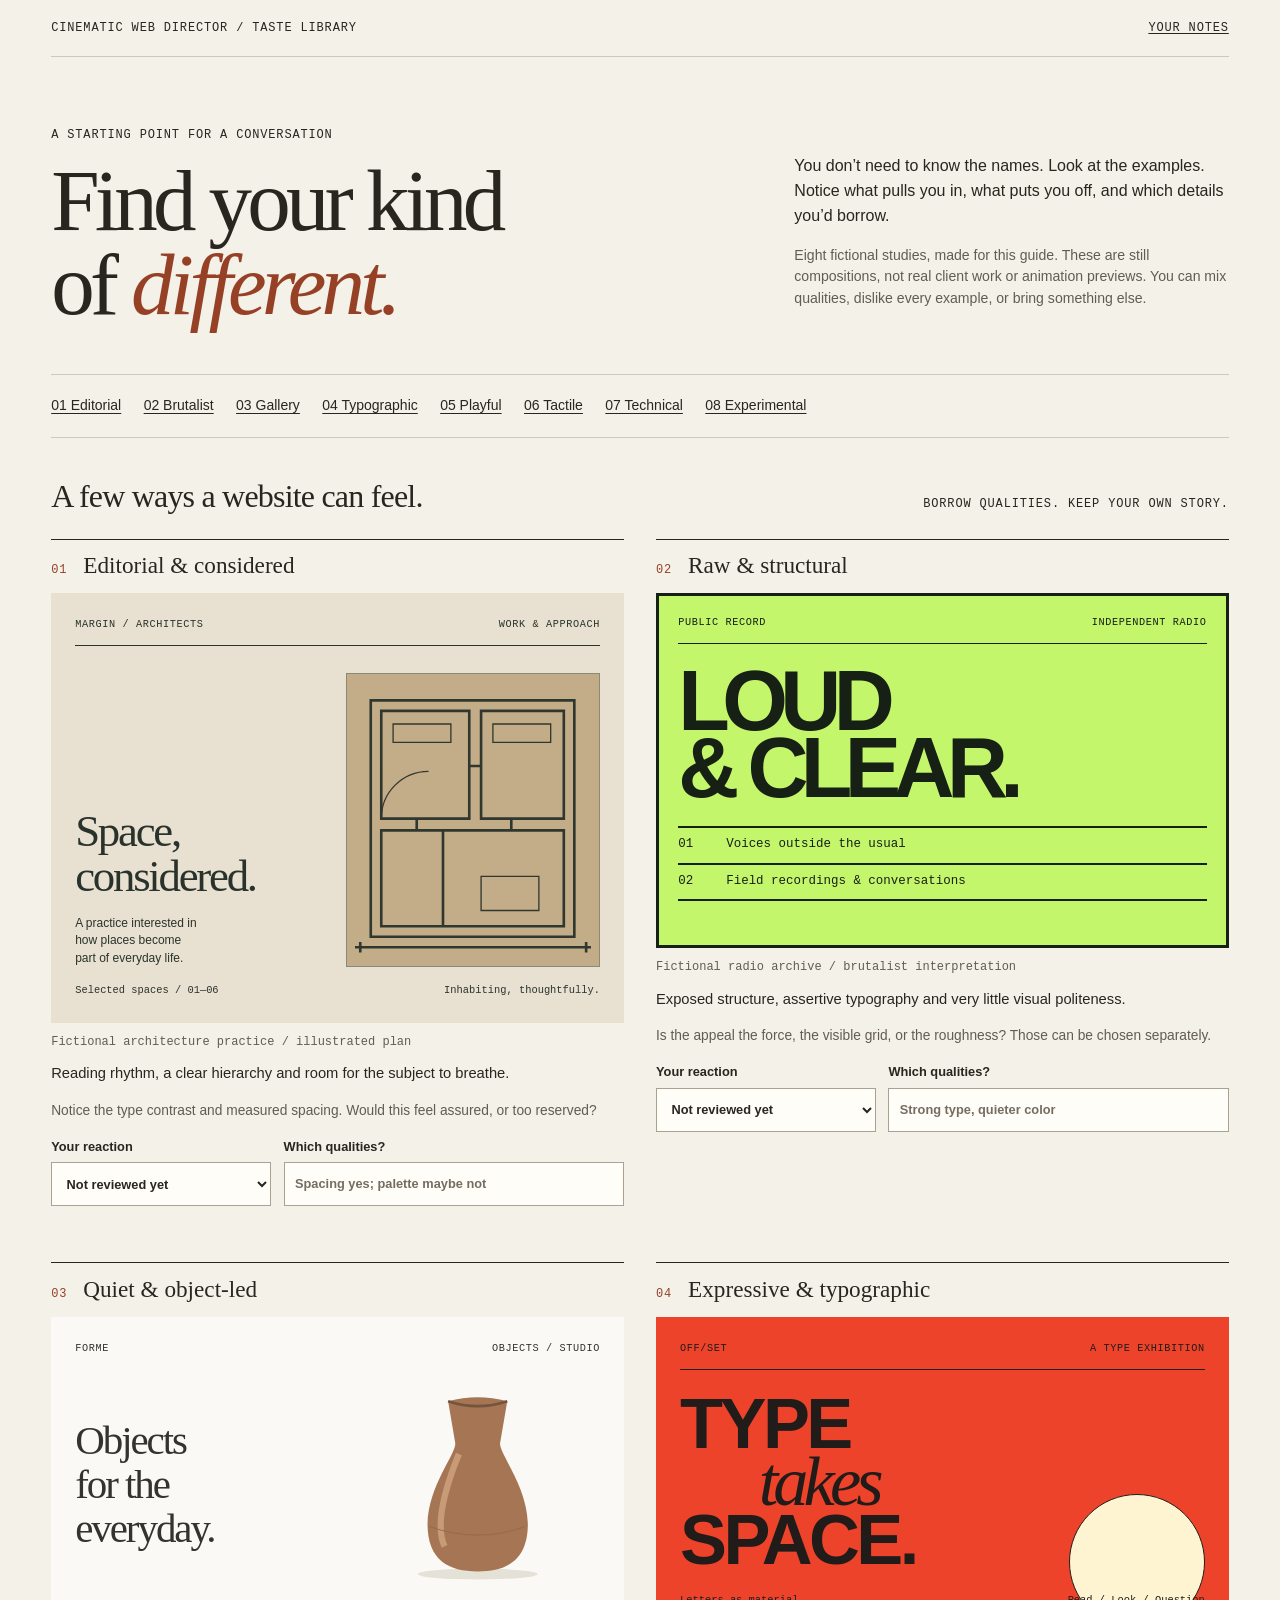
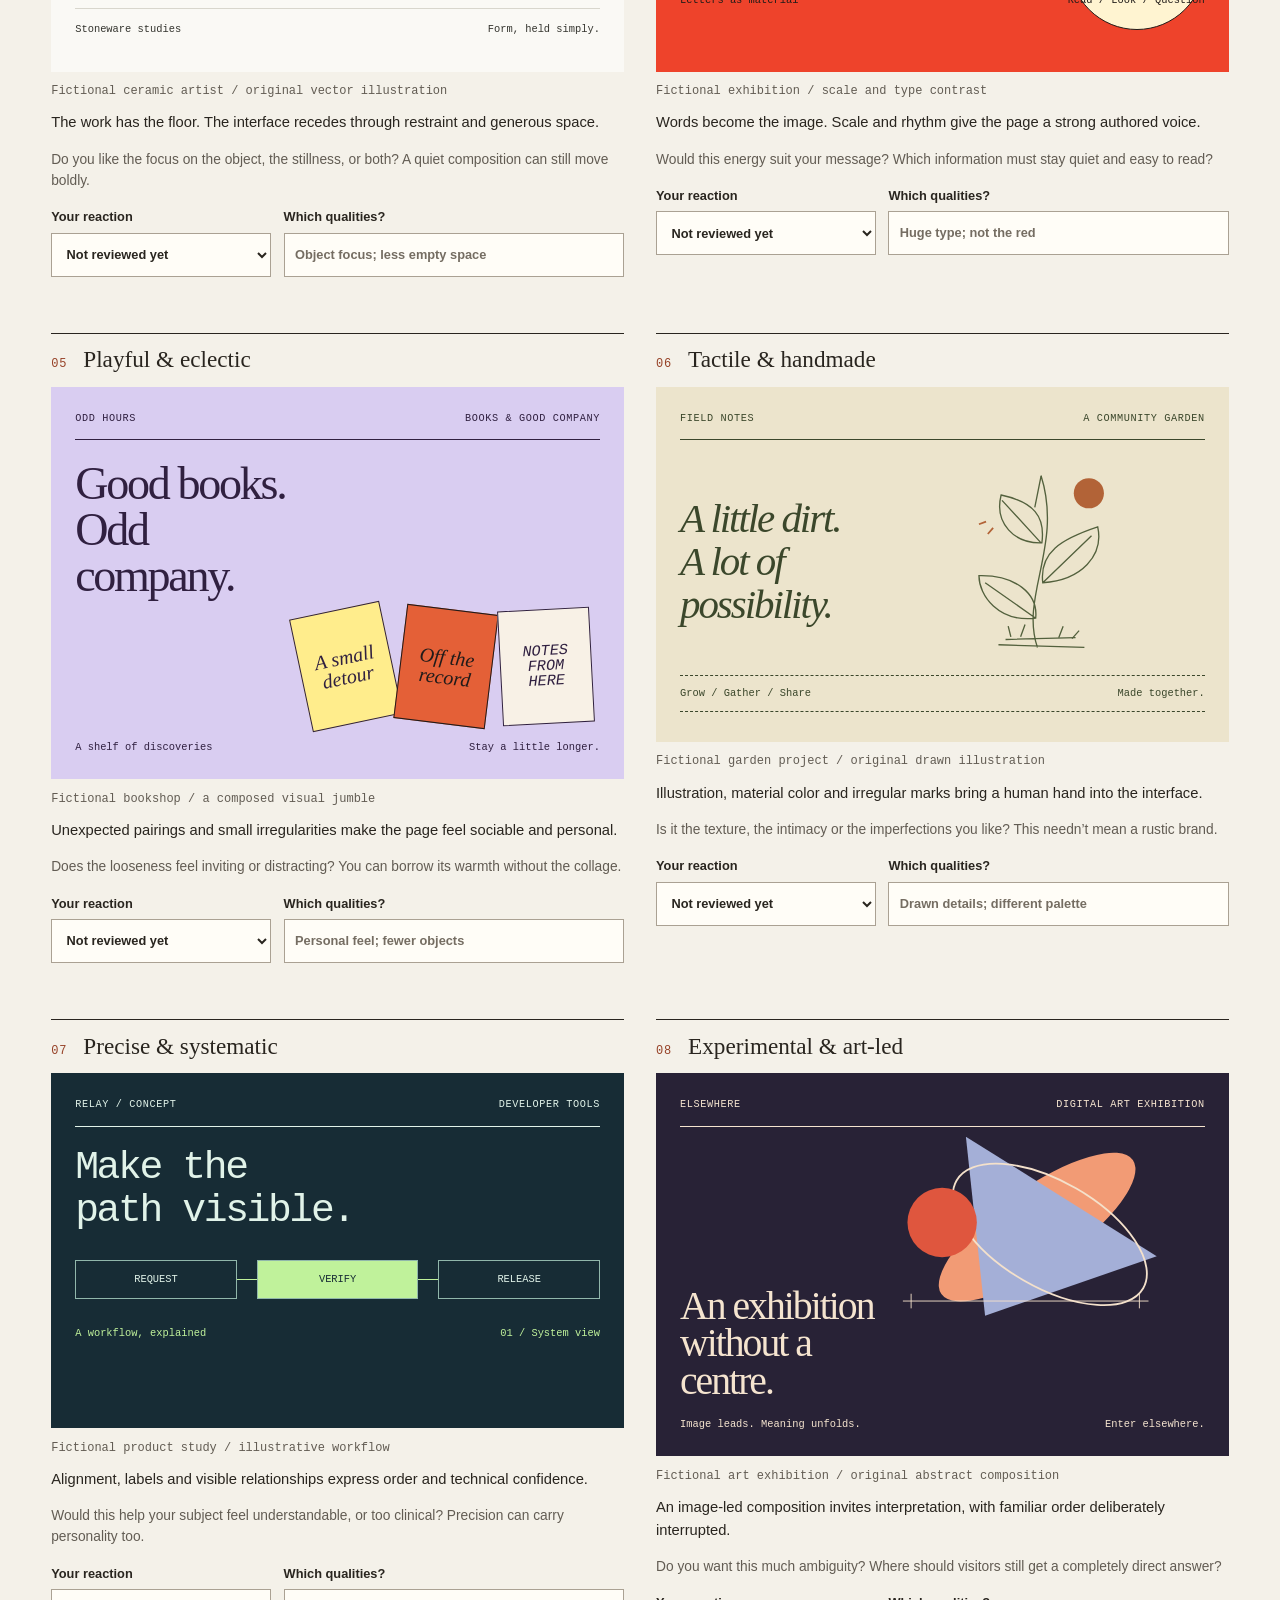
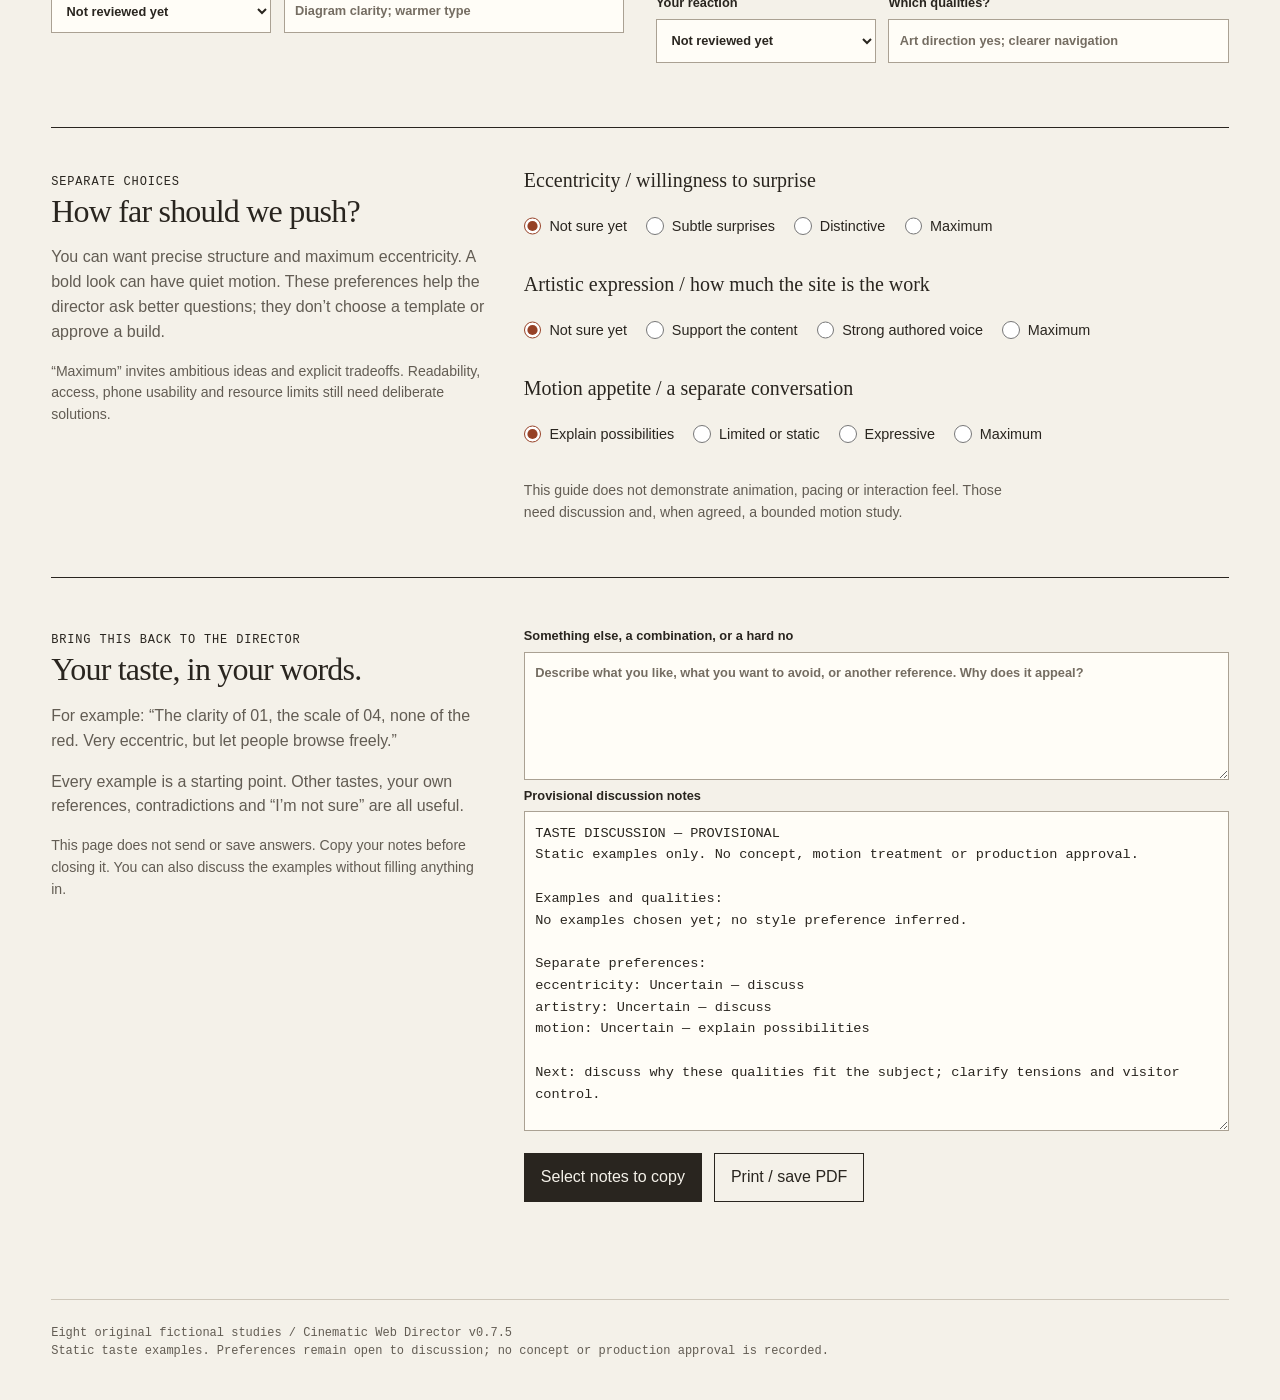
<file: assets/taste-guide.html>
<!doctype html>
<html lang="en">
<head>
<meta charset="utf-8">
<meta name="viewport" content="width=device-width, initial-scale=1">
<meta name="color-scheme" content="light">
<meta http-equiv="Content-Security-Policy" content="default-src 'none'; style-src 'unsafe-inline'; script-src 'unsafe-inline'; img-src data:; connect-src 'none'; base-uri 'none'; form-action 'none'">
<title>Find your kind of different — Cinematic Web Director</title>
<style>
  :root { --paper:#f4f1e9; --ink:#29251f; --muted:#625c53; --line:#cec7ba; --accent:#964126; --serif:Georgia,'Times New Roman',serif; --sans:Arial,Helvetica,sans-serif; --mono:'Courier New',monospace; }
  * { box-sizing:border-box; }
  html { scroll-behavior:auto; }
  body { margin:0; background:var(--paper); color:var(--ink); font:1rem/1.55 var(--sans); overflow-wrap:anywhere; }
  a { color:inherit; text-underline-offset:.2em; }
  button,select,input,textarea { font:inherit; color:inherit; }
  button,select,input { min-height:44px; }
  button { background:var(--ink); color:var(--paper); border:1px solid var(--ink); padding:.7rem 1rem; cursor:pointer; }
  button:hover { background:var(--accent); }
  :focus-visible { outline:3px solid #9b3a1a; outline-offset:4px; }
  [hidden] { display:none !important; }
  .skip { position:absolute; left:1rem; top:-6rem; z-index:2; padding:.7rem; background:white; }
  .skip:focus { top:1rem; }
  .wrap { max-width:1320px; padding-inline:clamp(1rem,4vw,4rem); margin-inline:auto; }
  .masthead { display:flex; flex-wrap:wrap; justify-content:space-between; gap:1rem; padding-block:1.2rem; border-bottom:1px solid var(--line); }
  .masthead > span { flex:1 1 20ch; }
  .eyebrow,.index,.meta { font:.75rem/1.5 var(--mono); letter-spacing:.07em; text-transform:uppercase; }
  .masthead a { white-space:nowrap; }
  .hero { display:grid; grid-template-columns:1.6fr 1fr; gap:3rem; padding-block:4rem 3rem; align-items:end; }
  h1 { font:normal clamp(3.25rem,6.8vw,6.7rem)/.96 var(--serif); letter-spacing:-.055em; margin:.8rem 0 0; max-width:11ch; }
  h1 em { color:var(--accent); font-weight:normal; }
  .hero p { max-width:39rem; margin:1rem 0; }
  .intro-note { font-size:.88rem; color:var(--muted); }
  .directory { display:flex; flex-wrap:wrap; column-gap:1.4rem; row-gap:.5rem; border-top:1px solid var(--line); border-bottom:1px solid var(--line); padding:1rem 0; margin-bottom:2.5rem; }
  .directory a { font-size:.875rem; padding:.25rem 0; }
  .section-heading { display:flex; justify-content:space-between; gap:1rem; align-items:baseline; margin:2rem 0 1.5rem; }
  h2 { font:normal 2rem/1.15 var(--serif); margin:0; letter-spacing:-.025em; }
  .studies { display:grid; grid-template-columns:repeat(2,minmax(0,1fr)); column-gap:2rem; row-gap:3.5rem; }
  .study { min-width:0; scroll-margin-top:1rem; }
  .study-heading { display:flex; gap:1rem; align-items:baseline; border-top:1px solid var(--ink); padding:.8rem 0; }
  h3 { font:normal 1.45rem/1.2 var(--serif); margin:0; }
  .index { color:var(--accent); }
  figure { margin:0; }
  .preview { min-height:355px; padding:1.5rem; position:relative; isolation:isolate; overflow:hidden; }
  .preview p { margin:0; }
  .preview svg { display:block; max-width:100%; height:auto; }
  .sample-nav { display:flex; justify-content:space-between; gap:.75rem; font:.64rem/1.5 var(--mono); text-transform:uppercase; letter-spacing:.06em; padding-bottom:.8rem; border-bottom:1px solid currentColor; }
  .sample-foot { display:flex; justify-content:space-between; gap:1rem; font:.65rem/1.5 var(--mono); margin-top:1rem; }
  .preview .sample-title { line-height:.98; letter-spacing:-.05em; }
  figcaption { font:.75rem/1.5 var(--mono); padding:.65rem 0 .3rem; color:var(--muted); }
  .study p.description { margin:.4rem 0 .9rem; font-size:.92rem; }
  .study .look { margin:.35rem 0 1rem; font-size:.86rem; color:var(--muted); }
  .reaction { display:grid; grid-template-columns:1fr 1.55fr; gap:.8rem; }
  .reaction > label { min-width:0; }
  label { display:block; font-size:.8rem; font-weight:bold; }
  select,input,textarea { width:100%; border:1px solid #aaa193; background:#fffdf7; border-radius:0; margin-top:.35rem; padding:.65rem; }
  input::placeholder,textarea::placeholder { color:#756d62; opacity:1; }
  .editorial { background:#e8e0d1; color:#2a332b; }
  .editorial-body { display:grid; grid-template-columns:1fr 1fr; gap:1rem; margin-top:1.7rem; align-items:end; }
  .editorial .sample-title { font:normal clamp(2.1rem,3.5vw,3.7rem)/1 var(--serif); }
  .editorial .small-copy { font:.75rem/1.45 var(--sans); margin-top:1rem; max-width:19ch; }
  .plan { border:1px solid #898979; background:#c3ad89; padding:.5rem; }
  .brutal { background:#c4f66c; color:#172014; border:3px solid #172014; padding:1.2rem; }
  .brutal .sample-title { font:900 clamp(3.4rem,6.6vw,6.4rem)/.79 var(--sans); margin:1.5rem 0; letter-spacing:-.09em; }
  .brutal .radio-row { display:grid; grid-template-columns:3rem 1fr; border-top:2px solid; font:.78rem/1.25 var(--mono); padding:.6rem 0; }
  .brutal .radio-row:last-child { border-bottom:2px solid; }
  .gallery { background:#faf9f5; color:#34342e; }
  .gallery .sample-nav { border:0; }
  .gallery-body { display:grid; grid-template-columns:1fr 1fr; align-items:center; gap:1rem; padding-top:.5rem; }
  .gallery .sample-title { font:normal clamp(1.9rem,3.2vw,3.2rem)/1.08 var(--serif); }
  .gallery svg { width:100%; max-height:215px; }
  .gallery .sample-foot { border-top:1px solid #d8d6cd; padding-top:.8rem; }
  .type { background:#ee432b; color:#211c19; }
  .type .sample-title { font:900 clamp(3rem,5.5vw,5.4rem)/.82 var(--sans); margin-top:1.6rem; position:relative; z-index:1; }
  .type .type-turn { display:block; margin-left:15%; font-family:var(--serif); font-style:italic; font-weight:normal; letter-spacing:-.07em; }
  .type-disc { width:8.5rem; height:8.5rem; border-radius:50%; border:1px solid; position:absolute; right:1.5rem; bottom:2.6rem; background:#fff4d1; }
  .type .sample-foot { position:relative; z-index:1; margin-top:1.5rem; }
  .playful { background:#d9cdf1; color:#302040; }
  .playful .sample-title { font:normal clamp(2.1rem,3.6vw,3.7rem)/1 var(--serif); margin:1.3rem 0 .6rem; max-width:10ch; }
  .book-stack { display:flex; justify-content:flex-end; align-items:center; gap:.5rem; min-height:115px; padding-right:.5rem; }
  .book { display:grid; place-items:center; text-align:center; border:1px solid; width:92px; min-height:115px; padding:.6rem; font:italic 1.25rem/1 var(--serif); }
  .book:first-child { transform:rotate(-12deg); background:#ffed8c; }
  .book:nth-child(2) { transform:rotate(7deg); background:#e46037; color:#211b1a; }
  .book:last-child { transform:rotate(-3deg); background:#f8f1e6; font-family:var(--mono); font-size:.95rem; }
  .tactile { background:#ece4cc; color:#3b472b; }
  .tactile-body { display:grid; grid-template-columns:1.1fr 1fr; gap:1rem; margin-top:1.5rem; align-items:center; }
  .tactile .sample-title { font:italic clamp(1.9rem,3.2vw,3.3rem)/1.05 var(--serif); }
  .tactile svg { max-height:195px; }
  .tactile .sample-foot { border-block:1px dashed; padding:.6rem 0; }
  .technical { background:#172c35; color:#e1f3e9; }
  .technical .sample-title { font:normal clamp(2rem,3.1vw,3rem)/1.08 var(--mono); letter-spacing:-.06em; margin:1.3rem 0; }
  .technical .path { display:flex; align-items:center; margin:1.7rem 0; }
  .technical .node { border:1px solid #91b7ab; padding:.75rem .4rem; flex:1; text-align:center; font:.65rem/1.2 var(--mono); }
  .technical .node:nth-of-type(2) { background:#c0f29b; color:#172c35; }
  .technical .wire { width:1.25rem; border-top:1px solid #c0f29b; }
  .technical .sample-foot { color:#c0f29b; }
  .experimental { background:#282236; color:#f5e4cf; }
  .experimental .sample-nav { position:relative; z-index:1; }
  .experimental svg { width:70%; height:210px; margin:-.25rem 0 -1rem auto; }
  .experimental .sample-title { font:normal clamp(1.9rem,3.1vw,3.2rem)/.95 var(--serif); max-width:10ch; margin-top:-2.8rem; position:relative; }
  .experimental .sample-foot { position:relative; }
  .discussion { margin-top:4rem; padding:2.5rem 0; border-block:1px solid var(--ink); display:grid; grid-template-columns:1fr 1.6fr; gap:2rem; }
  .discussion p { color:var(--muted); max-width:32rem; }
  fieldset { min-width:0; margin:0 0 1.5rem; padding:0; border:0; }
  legend { font:normal 1.25rem/1.2 var(--serif); padding:0; margin-bottom:.75rem; }
  .choices { display:flex; flex-wrap:wrap; gap:.5rem 1.2rem; }
  .choices label { display:flex; align-items:center; gap:.5rem; font-size:.9rem; font-weight:normal; cursor:pointer; min-height:44px; }
  input[type=radio] { width:1.1rem; height:1.1rem; min-height:0; margin:0; accent-color:var(--accent); }
  .notes { padding-block:3rem; display:grid; grid-template-columns:1fr 1.6fr; gap:2rem; }
  .notes h2 { margin-bottom:1rem; }
  .notes p { color:var(--muted); max-width:32rem; }
  textarea { min-height:8rem; resize:vertical; line-height:1.5; }
  #summary { min-height:20rem; font:.85rem/1.6 var(--mono); }
  .buttons { display:flex; gap:.75rem; flex-wrap:wrap; margin-top:1rem; }
  .buttons .secondary { color:var(--ink); background:transparent; }
  #status { min-height:1.6em; font-size:.85rem; }
  footer { border-top:1px solid var(--line); padding:1.5rem 0 2.5rem; color:var(--muted); font:.75rem/1.5 var(--mono); }
  @media (min-width:1600px) { .preview { min-height:375px; } }
  @media (max-width:800px) {
    .hero { grid-template-columns:1fr; gap:1rem; padding-block:2.5rem 1.5rem; }
    h1 { max-width:12ch; font-size:clamp(3.1rem,10vw,5.5rem); }
    .hero p { max-width:40rem; }
    .studies { grid-template-columns:1fr; row-gap:2.5rem; }
    .preview { min-height:340px; }
    .editorial .sample-title { font-size:clamp(2.1rem,7vw,3.7rem); }
    .brutal .sample-title { font-size:clamp(3.5rem,13vw,6.4rem); }
    .gallery .sample-title,.tactile .sample-title { font-size:clamp(1.9rem,6vw,3.2rem); }
    .type .sample-title { font-size:clamp(3.1rem,12vw,5.4rem); }
    .playful .sample-title,.technical .sample-title,.experimental .sample-title { font-size:clamp(2rem,7vw,3.7rem); }
    .discussion,.notes { grid-template-columns:1fr; gap:1.25rem; }
    .section-heading { flex-wrap:wrap; }
  }
  @media (max-width:380px) {
    .preview { padding:1rem; min-height:325px; }
    .reaction { grid-template-columns:1fr; gap:.6rem; }
    .masthead { font-size:.65rem; }
    .book { width:76px; min-height:105px; }
    .gallery-body,.tactile-body { gap:.5rem; }
    .sample-nav { font-size:.6rem; }
  }
  @media print {
    body { background:white; font-size:11pt; }
    .skip,.directory,.buttons,.masthead a { display:none; }
    .wrap { max-width:none; padding:0; }
    .hero { padding:1rem 0; }
    h1 { font-size:40pt; }
    .studies { display:block; }
    .study { break-inside:avoid; margin-bottom:1.5rem; }
    .preview { print-color-adjust:exact; -webkit-print-color-adjust:exact; min-height:300px; }
    .discussion,.notes { display:block; }
    textarea { height:auto; }
    label[for=summary],#summary { display:none; }
    #print-notes { display:block !important; white-space:pre-wrap; overflow-wrap:anywhere; }
  }
</style>
</head>
<body>
<a class="skip" href="#studies">Skip to the visual studies</a>
<div class="wrap">
  <header class="masthead eyebrow"><span>Cinematic Web Director / Taste library</span><a href="#your-notes">Your notes</a></header>
  <main>
    <section class="hero" aria-labelledby="title">
      <div><span class="eyebrow">A starting point for a conversation</span><h1 id="title">Find your kind of <em>different.</em></h1></div>
      <div><p>You don’t need to know the names. Look at the examples. Notice what pulls you in, what puts you off, and which details you’d borrow.</p><p class="intro-note">Eight fictional studies, made for this guide. These are still compositions, not real client work or animation previews. You can mix qualities, dislike every example, or bring something else.</p></div>
    </section>
    <nav class="directory" aria-label="Taste examples"><a href="#editorial">01 Editorial</a><a href="#brutalist">02 Brutalist</a><a href="#gallery">03 Gallery</a><a href="#typographic">04 Typographic</a><a href="#playful">05 Playful</a><a href="#tactile">06 Tactile</a><a href="#technical">07 Technical</a><a href="#experimental">08 Experimental</a></nav>
    <section id="studies" aria-labelledby="studies-title">
      <div class="section-heading"><h2 id="studies-title">A few ways a website can feel.</h2><span class="eyebrow">Borrow qualities. Keep your own story.</span></div>
      <div class="studies">
        <article class="study" id="editorial" data-title="01 Editorial / architectural practice">
          <div class="study-heading"><span class="index">01</span><h3>Editorial &amp; considered</h3></div>
          <figure><div class="preview editorial"><div class="sample-nav"><span>Margin / Architects</span><span>Work &amp; approach</span></div><div class="editorial-body"><div><p class="sample-title">Space,<br>considered.</p><p class="small-copy">A practice interested in how places become part of everyday life.</p></div><div class="plan"><svg viewBox="0 0 180 210" aria-hidden="true"><g fill="none" stroke="#30372f" stroke-width="2"><path d="M12 14h155v180H12zM20 22h67v82H20zM96 22h63v82H96zM20 113h139v73H20zM47 104v9m72-9v9M87 64h9M67 113v73"/><path d="M96 148h44v26H96zM29 32h44v14H29zM105 32h44v14h-44z" stroke-width="1"/><path d="M20 104a36 36 0 0 1 36-36m-36 36V68" stroke-width="1"/><path d="M0 202h180M4 198v8m172-8v8"/></g></svg></div></div><div class="sample-foot"><span>Selected spaces / 01—06</span><span>Inhabiting, thoughtfully.</span></div></div><figcaption>Fictional architecture practice / illustrated plan</figcaption></figure>
          <p class="description">Reading rhythm, a clear hierarchy and room for the subject to breathe.</p><p class="look">Notice the type contrast and measured spacing. Would this feel assured, or too reserved?</p>
          <div class="reaction"><label>Your reaction<select id="reaction-editorial" data-reaction><option value="Unreviewed">Not reviewed yet</option><option>Curious</option><option>Avoid</option><option>Mixed</option></select></label><label>Which qualities? <input id="note-editorial" data-note placeholder="Spacing yes; palette maybe not" autocomplete="off"></label></div>
        </article>
        <article class="study" id="brutalist" data-title="02 Brutalist / independent radio">
          <div class="study-heading"><span class="index">02</span><h3>Raw &amp; structural</h3></div>
          <figure><div class="preview brutal"><div class="sample-nav"><span>Public Record</span><span>Independent radio</span></div><p class="sample-title">LOUD<br>&amp; CLEAR.</p><div class="radio-row"><span>01</span><span>Voices outside the usual</span></div><div class="radio-row"><span>02</span><span>Field recordings &amp; conversations</span></div></div><figcaption>Fictional radio archive / brutalist interpretation</figcaption></figure>
          <p class="description">Exposed structure, assertive typography and very little visual politeness.</p><p class="look">Is the appeal the force, the visible grid, or the roughness? Those can be chosen separately.</p>
          <div class="reaction"><label>Your reaction<select id="reaction-brutalist" data-reaction><option value="Unreviewed">Not reviewed yet</option><option>Curious</option><option>Avoid</option><option>Mixed</option></select></label><label>Which qualities? <input id="note-brutalist" data-note placeholder="Strong type, quieter color" autocomplete="off"></label></div>
        </article>
        <article class="study" id="gallery" data-title="03 Gallery / ceramic artist">
          <div class="study-heading"><span class="index">03</span><h3>Quiet &amp; object-led</h3></div>
          <figure><div class="preview gallery"><div class="sample-nav"><span>Forme</span><span>Objects / Studio</span></div><div class="gallery-body"><p class="sample-title">Objects<br>for the<br>everyday.</p><svg viewBox="0 0 200 240" aria-hidden="true"><ellipse cx="105" cy="220" rx="67" ry="6" fill="#e4e1d7"/><path d="M72 27q33-9 66 0l-8 47c-1 12 30 47 31 90 0 41-24 53-56 53s-56-12-56-53c1-43 32-78 31-90z" fill="#a57554"/><path d="M72 27q33 11 66 0" fill="none" stroke="#75533d" stroke-width="3"/><path d="M84 86c-13 32-28 77-16 103" fill="none" stroke="#c89a75" stroke-width="7"/><path d="M51 167q55 19 107 0" fill="none" stroke="#966949"/></svg></div><div class="sample-foot"><span>Stoneware studies</span><span>Form, held simply.</span></div></div><figcaption>Fictional ceramic artist / original vector illustration</figcaption></figure>
          <p class="description">The work has the floor. The interface recedes through restraint and generous space.</p><p class="look">Do you like the focus on the object, the stillness, or both? A quiet composition can still move boldly.</p>
          <div class="reaction"><label>Your reaction<select id="reaction-gallery" data-reaction><option value="Unreviewed">Not reviewed yet</option><option>Curious</option><option>Avoid</option><option>Mixed</option></select></label><label>Which qualities? <input id="note-gallery" data-note placeholder="Object focus; less empty space" autocomplete="off"></label></div>
        </article>
        <article class="study" id="typographic" data-title="04 Typographic / type exhibition">
          <div class="study-heading"><span class="index">04</span><h3>Expressive &amp; typographic</h3></div>
          <figure><div class="preview type"><div class="sample-nav"><span>Off/Set</span><span>A type exhibition</span></div><div class="type-disc" aria-hidden="true"></div><p class="sample-title">TYPE<br><span class="type-turn">takes</span>SPACE.</p><div class="sample-foot"><span>Letters as material</span><span>Read / Look / Question</span></div></div><figcaption>Fictional exhibition / scale and type contrast</figcaption></figure>
          <p class="description">Words become the image. Scale and rhythm give the page a strong authored voice.</p><p class="look">Would this energy suit your message? Which information must stay quiet and easy to read?</p>
          <div class="reaction"><label>Your reaction<select id="reaction-typographic" data-reaction><option value="Unreviewed">Not reviewed yet</option><option>Curious</option><option>Avoid</option><option>Mixed</option></select></label><label>Which qualities? <input id="note-typographic" data-note placeholder="Huge type; not the red" autocomplete="off"></label></div>
        </article>
        <article class="study" id="playful" data-title="05 Playful / independent bookshop">
          <div class="study-heading"><span class="index">05</span><h3>Playful &amp; eclectic</h3></div>
          <figure><div class="preview playful"><div class="sample-nav"><span>Odd Hours</span><span>Books &amp; good company</span></div><p class="sample-title">Good books.<br>Odd company.</p><div class="book-stack" aria-hidden="true"><div class="book">A small<br>detour</div><div class="book">Off the<br>record</div><div class="book">NOTES<br>FROM<br>HERE</div></div><div class="sample-foot"><span>A shelf of discoveries</span><span>Stay a little longer.</span></div></div><figcaption>Fictional bookshop / a composed visual jumble</figcaption></figure>
          <p class="description">Unexpected pairings and small irregularities make the page feel sociable and personal.</p><p class="look">Does the looseness feel inviting or distracting? You can borrow its warmth without the collage.</p>
          <div class="reaction"><label>Your reaction<select id="reaction-playful" data-reaction><option value="Unreviewed">Not reviewed yet</option><option>Curious</option><option>Avoid</option><option>Mixed</option></select></label><label>Which qualities? <input id="note-playful" data-note placeholder="Personal feel; fewer objects" autocomplete="off"></label></div>
        </article>
        <article class="study" id="tactile" data-title="06 Tactile / community garden">
          <div class="study-heading"><span class="index">06</span><h3>Tactile &amp; handmade</h3></div>
          <figure><div class="preview tactile"><div class="sample-nav"><span>Field Notes</span><span>A community garden</span></div><div class="tactile-body"><p class="sample-title">A little dirt.<br>A lot of<br>possibility.</p><svg viewBox="0 0 180 220" aria-hidden="true"><g fill="none" stroke="#53613d" stroke-width="1.5"><path d="M84 207C64 149 113 92 88 13M82 174c-42 5-64-26-64-48 42-1 67 21 64 48zM90 134c44-3 69-31 62-63-42 14-66 29-62 63zM89 89C58 90 35 67 43 35c37 8 50 24 46 54zM88 14l-7 35m7 40L44 41m46 93 55-53M82 174l-57-40M48 198l79-2M40 204l97 3"/><path d="M54 195l-3-12m14 12 5-14m38 15 5-13m10 14 8-9"/></g><circle cx="142" cy="33" r="17" fill="#b26337"/><path d="M34 72l-6 7m-2-14-8 3" stroke="#b26337" stroke-width="2"/></svg></div><div class="sample-foot"><span>Grow / Gather / Share</span><span>Made together.</span></div></div><figcaption>Fictional garden project / original drawn illustration</figcaption></figure>
          <p class="description">Illustration, material color and irregular marks bring a human hand into the interface.</p><p class="look">Is it the texture, the intimacy or the imperfections you like? This needn’t mean a rustic brand.</p>
          <div class="reaction"><label>Your reaction<select id="reaction-tactile" data-reaction><option value="Unreviewed">Not reviewed yet</option><option>Curious</option><option>Avoid</option><option>Mixed</option></select></label><label>Which qualities? <input id="note-tactile" data-note placeholder="Drawn details; different palette" autocomplete="off"></label></div>
        </article>
        <article class="study" id="technical" data-title="07 Technical / developer-tool concept">
          <div class="study-heading"><span class="index">07</span><h3>Precise &amp; systematic</h3></div>
          <figure><div class="preview technical"><div class="sample-nav"><span>Relay / Concept</span><span>Developer tools</span></div><p class="sample-title">Make the<br>path visible.</p><div class="path"><span class="node">REQUEST</span><i class="wire" aria-hidden="true"></i><span class="node">VERIFY</span><i class="wire" aria-hidden="true"></i><span class="node">RELEASE</span></div><div class="sample-foot"><span>A workflow, explained</span><span>01 / System view</span></div></div><figcaption>Fictional product study / illustrative workflow</figcaption></figure>
          <p class="description">Alignment, labels and visible relationships express order and technical confidence.</p><p class="look">Would this help your subject feel understandable, or too clinical? Precision can carry personality too.</p>
          <div class="reaction"><label>Your reaction<select id="reaction-technical" data-reaction><option value="Unreviewed">Not reviewed yet</option><option>Curious</option><option>Avoid</option><option>Mixed</option></select></label><label>Which qualities? <input id="note-technical" data-note placeholder="Diagram clarity; warmer type" autocomplete="off"></label></div>
        </article>
        <article class="study" id="experimental" data-title="08 Experimental / digital art exhibition">
          <div class="study-heading"><span class="index">08</span><h3>Experimental &amp; art-led</h3></div>
          <figure><div class="preview experimental"><div class="sample-nav"><span>Elsewhere</span><span>Digital art exhibition</span></div><svg viewBox="0 0 350 230" aria-hidden="true"><ellipse cx="193" cy="114" rx="128" ry="43" transform="rotate(-35 193 114)" fill="#f29b75"/><path d="M115 15 324 146 136 211z" fill="#a4afd7"/><ellipse cx="207" cy="122" rx="118" ry="58" transform="rotate(30 207 122)" fill="none" stroke="#f4e1cb" stroke-width="2"/><circle cx="89" cy="109" r="38" fill="#df563e"/><path d="M46 195h269M55 187v16m250-16v16" stroke="#f4e1cb"/></svg><p class="sample-title">An exhibition<br>without a centre.</p><div class="sample-foot"><span>Image leads. Meaning unfolds.</span><span>Enter elsewhere.</span></div></div><figcaption>Fictional art exhibition / original abstract composition</figcaption></figure>
          <p class="description">An image-led composition invites interpretation, with familiar order deliberately interrupted.</p><p class="look">Do you want this much ambiguity? Where should visitors still get a completely direct answer?</p>
          <div class="reaction"><label>Your reaction<select id="reaction-experimental" data-reaction><option value="Unreviewed">Not reviewed yet</option><option>Curious</option><option>Avoid</option><option>Mixed</option></select></label><label>Which qualities? <input id="note-experimental" data-note placeholder="Art direction yes; clearer navigation" autocomplete="off"></label></div>
        </article>
      </div>
    </section>
    <section class="discussion" aria-labelledby="appetite-title">
      <div><span class="eyebrow">Separate choices</span><h2 id="appetite-title">How far should we push?</h2><p>You can want precise structure and maximum eccentricity. A bold look can have quiet motion. These preferences help the director ask better questions; they don’t choose a template or approve a build.</p><p class="intro-note">“Maximum” invites ambitious ideas and explicit tradeoffs. Readability, access, phone usability and resource limits still need deliberate solutions.</p></div>
      <div id="appetite">
        <fieldset><legend>Eccentricity / willingness to surprise</legend><div class="choices"><label><input type="radio" name="eccentricity" value="Uncertain — discuss" checked>Not sure yet</label><label><input type="radio" name="eccentricity" value="Subtle surprises">Subtle surprises</label><label><input type="radio" name="eccentricity" value="Distinctive and unexpected">Distinctive</label><label><input type="radio" name="eccentricity" value="Maximum — explore the unusual">Maximum</label></div></fieldset>
        <fieldset><legend>Artistic expression / how much the site is the work</legend><div class="choices"><label><input type="radio" name="artistry" value="Uncertain — discuss" checked>Not sure yet</label><label><input type="radio" name="artistry" value="Support the content">Support the content</label><label><input type="radio" name="artistry" value="A strong authored voice">Strong authored voice</label><label><input type="radio" name="artistry" value="Maximum — an artwork or exhibition">Maximum</label></div></fieldset>
        <fieldset><legend>Motion appetite / a separate conversation</legend><div class="choices"><label><input type="radio" name="motion" value="Uncertain — explain possibilities" checked>Explain possibilities</label><label><input type="radio" name="motion" value="Limited or static">Limited or static</label><label><input type="radio" name="motion" value="Expressive">Expressive</label><label><input type="radio" name="motion" value="Maximum — propose and test">Maximum</label></div></fieldset>
        <p class="intro-note">This guide does not demonstrate animation, pacing or interaction feel. Those need discussion and, when agreed, a bounded motion study.</p>
      </div>
    </section>
    <section class="notes" id="your-notes" aria-labelledby="notes-title">
      <div><span class="eyebrow">Bring this back to the director</span><h2 id="notes-title">Your taste, in your words.</h2><p>For example: “The clarity of 01, the scale of 04, none of the red. Very eccentric, but let people browse freely.”</p><p>Every example is a starting point. Other tastes, your own references, contradictions and “I’m not sure” are all useful.</p><p class="intro-note">This page does not send or save answers. Copy your notes before closing it. You can also discuss the examples without filling anything in.</p><noscript><p>The visual studies work without JavaScript. Automatic notes are unavailable; write or copy your preferences manually.</p></noscript></div>
      <div>
        <label for="other-notes">Something else, a combination, or a hard no<textarea id="other-notes" autocomplete="off" placeholder="Describe what you like, what you want to avoid, or another reference. Why does it appeal?"></textarea></label>
        <div id="summary-tools" hidden><label for="summary">Provisional discussion notes<textarea id="summary" readonly></textarea></label><pre id="print-notes" hidden></pre><div class="buttons"><button id="select-notes" type="button">Select notes to copy</button><button class="secondary" id="print-guide" type="button">Print / save PDF</button></div><p id="status" role="status" aria-live="polite"></p></div>
      </div>
    </section>
  </main>
  <footer>Eight original fictional studies / Cinematic Web Director v0.7.5<br>Static taste examples. Preferences remain open to discussion; no concept or production approval is recorded.</footer>
</div>
<script>
  const studies = [...document.querySelectorAll('.study')];
  const summary = document.querySelector('#summary');
  const status = document.querySelector('#status');
  function updateNotes() {
    const lines = ['TASTE DISCUSSION — PROVISIONAL', 'Static examples only. No concept, motion treatment or production approval.', '', 'Examples and qualities:'];
    let reviewed = 0;
    for (const study of studies) {
      const reaction = study.querySelector('[data-reaction]').value;
      const note = study.querySelector('[data-note]').value.trim();
      if (reaction === 'Unreviewed' && !note) continue;
      reviewed++;
      lines.push(`${study.dataset.title}: ${reaction}${note ? ' — ' + note : ''}`);
    }
    if (!reviewed) lines.push('No examples chosen yet; no style preference inferred.');
    lines.push('', 'Separate preferences:');
    for (const name of ['eccentricity', 'artistry', 'motion']) {
      lines.push(`${name}: ${document.querySelector(`input[name="${name}"]:checked`).value}`);
    }
    const other = document.querySelector('#other-notes').value.trim();
    if (other) lines.push('', 'Other qualities, references or limits:', other);
    lines.push('', 'Next: discuss why these qualities fit the subject; clarify tensions and visitor control.');
    summary.value = lines.join('\n');
    document.querySelector('#print-notes').textContent = summary.value;
  }
  document.querySelector('main').addEventListener('input', updateNotes);
  document.querySelector('main').addEventListener('change', updateNotes);
  document.querySelector('#select-notes').addEventListener('click', () => {
    updateNotes(); summary.focus(); summary.select();
    status.textContent = 'Notes selected. Copy them and paste them into your conversation with the director.';
  });
  document.querySelector('#print-guide').addEventListener('click', () => window.print());
  document.querySelector('#summary-tools').hidden = false;
  updateNotes();
</script>
</body>
</html>
</file>
<file: studies/v0.5-moss/style.css>
:root { color-scheme: light; --paper: #e9ddc8; --ink: #2f362c; --muted: #53594a; --rule: #b4aa96; --clay: #734b3a; }
* { box-sizing: border-box; }
html { scroll-behavior: auto; }
body { margin: 0; background: var(--paper); color: var(--ink); font: 1rem/1.55 system-ui, sans-serif; }
a { color: inherit; text-underline-offset: .2em; }
button, a { -webkit-tap-highlight-color: transparent; }
a:focus-visible, button:focus-visible, [tabindex]:focus-visible { outline: 3px solid var(--clay); outline-offset: 5px; }
.skip { position: absolute; top: .5rem; left: 1rem; z-index: 2; padding: .5rem; background: var(--paper); transform: translateY(-200%); }
.skip:focus { transform: none; }
.masthead, main, .study-review { max-width: 80rem; margin-inline: auto; padding-inline: clamp(1.25rem, 5vw, 5rem); }
.masthead { padding-block: 1.25rem; display: flex; justify-content: space-between; align-items: baseline; gap: 1rem; flex-wrap: wrap; }
.masthead > a { min-height: 44px; display: inline-flex; align-items: center; }
.wordmark { font-family: Georgia, serif; font-size: 1.5rem; text-decoration: none; }
.opening { padding-block: 1.5rem 2.5rem; }
.eyebrow { font-size: .8rem; letter-spacing: .08em; margin: 0 0 1rem; }
h1, h2 { font-family: Georgia, 'Times New Roman', serif; font-weight: normal; line-height: 1.03; letter-spacing: -.035em; }
h1 { font-size: clamp(2.75rem, 7vw, 5.75rem); margin: 0 0 1.25rem; }
.intro { max-width: 28rem; margin: 0 0 1.25rem; }
.facts { margin: 0; }
.price { margin: .5rem 0 1.25rem; }
.booking { display: inline-flex; align-items: center; gap: 1rem; background: var(--ink); color: var(--paper); padding: .8rem 1.25rem; text-decoration: none; min-height: 44px; }
.booking svg { flex: none; }
.booking-hint, figcaption { font-size: .8rem; color: var(--muted); }
.booking-hint { margin: .5rem 0 0; }
figure { margin: 1.5rem 0 0; }
figure > svg { display: block; width: 100%; height: auto; }
figcaption { padding-top: .5rem; border-top: 1px solid var(--rule); }
#shadow { transform-box: fill-box; transform-origin: center; }
.visit { border-top: 1px solid var(--rule); padding-block: 1.5rem; max-width: 45rem; }
h2 { font-size: 2rem; margin: 0 0 1rem; }
.study-review { border-top: 1px solid var(--rule); padding-block: 1rem 2rem; font-size: .85rem; }
.study-review p { max-width: 55rem; }
#controls:not([hidden]) { display: flex; flex-wrap: wrap; align-items: center; gap: .75rem; margin-top: 1rem; font-size: .85rem; }
#motion-status { flex-basis: 100%; color: var(--muted); }
button { font: inherit; padding: .65rem 1rem; min-height: 44px; border: 1px solid var(--ink); background: transparent; color: var(--ink); cursor: pointer; }
button:disabled { color: var(--muted); cursor: default; }
@media (min-width: 48rem) {
  .opening { display: grid; grid-template-columns: 1.05fr 1fr; align-items: center; gap: 2rem; padding-block: 1.5rem 3rem; }
  figure { margin: 0; }
}
@media (min-width: 70rem) and (min-height: 50rem) {
  .opening { padding-block: 3rem 4rem; gap: 4rem; }
}
@media (prefers-reduced-motion: reduce) {
  #vessel, #shadow { transform: none !important; opacity: 1 !important; }
}
</file>
<file: studies/v0.6-poster-wall/style.css>
@charset "UTF-8";
:root { color-scheme: light; --paper: #eee9df; --ink: #20201e; --accent: #b82c19; font-family: Arial, Helvetica, sans-serif; color: var(--ink); background: var(--paper); }
* { box-sizing: border-box; }
body { margin: 0; }
a { color: inherit; text-underline-offset: .24em; }
a:hover { text-decoration-thickness: .15em; }
button, input { font: inherit; }
button, a, label { -webkit-tap-highlight-color: transparent; }
:focus-visible { outline: 3px solid var(--accent); outline-offset: 5px; }
img { display: block; max-width: 100%; height: auto; }
.arrow { display: inline-block; width: .9em; height: .9em; vertical-align: -.05em; fill: none; stroke: currentColor; stroke-width: 1.5; }
[hidden] { display: none !important; }
.skip { position: absolute; top: -100px; padding: 1rem; z-index: 5; background: var(--paper); }
.skip:focus { top: 0; }
.masthead { margin: 0 5%; padding: 1.5rem 0; border-bottom: 1px solid; display: flex; align-items: center; gap: 2rem; }
.wordmark { font-size: 1.6rem; font-weight: 900; letter-spacing: -.07em; line-height: .85; text-decoration: none; }
.dot { color: var(--accent); }
.masthead p { margin: 0; font-size: .8rem; }
nav { margin-left: auto; display: flex; gap: 2rem; font-size: .85rem; }
main { margin: 0 5%; }
.intro { position: relative; padding: 2rem 0 1.5rem; }
.eyebrow, .poster-label, legend, .small { font-family: "Courier New", monospace; font-size: .75rem; line-height: 1.45; }
.eyebrow { text-transform: uppercase; letter-spacing: .07em; }
h1 { font-size: clamp(3.5rem, 9vw, 9rem); font-weight: 900; line-height: .86; letter-spacing: -.075em; margin: 1.5rem 0; }
h1 span { color: var(--accent); }
.intro-note { position: absolute; right: 0; bottom: 1.5rem; font-size: .9rem; line-height: 1.5; }
#comparison { border-block: 1px solid; padding: .85rem 0; display: flex; gap: .75rem 1.5rem; align-items: center; flex-wrap: wrap; margin-bottom: 1.5rem; }
fieldset { border: 0; margin: 0; padding: 0; display: flex; flex-wrap: wrap; gap: .5rem 1rem; }
legend { margin-bottom: .5rem; padding: 0; }
label { display: inline-flex; align-items: center; min-height: 2.75rem; gap: .3rem; cursor: pointer; font-size: .85rem; }
input { accent-color: var(--ink); width: 1rem; height: 1rem; margin: 0; }
button { cursor: pointer; border: 1px solid var(--ink); color: var(--ink); background: transparent; padding: .7rem 1rem; min-height: 2.75rem; }
button:hover:not(:disabled) { background: var(--ink); color: var(--paper); }
button:disabled { cursor: default; opacity: .55; }
#motion-status { flex-basis: 100%; margin: 0; font-size: .8rem; }
.collection { display: grid; grid-template-columns: 1.15fr .85fr; gap: 9%; padding: 1rem 5% 4rem; align-items: start; }
.collection article:nth-child(2) { margin-top: 8rem; }
.poster-link { text-decoration: none; display: block; }
.poster-label { display: flex; justify-content: space-between; padding: .6rem 0; border-top: 1px solid; }
.poster-link img { width: 100%; }
.small { margin-top: .75rem; }
.detail { padding: 1rem 0 3rem; display: grid; grid-template-columns: 1.2fr 1fr; gap: 1.5rem 9%; border-top: 1px solid; }
.detail-heading { grid-column: 1 / -1; }
.detail-heading > a { display: inline-block; min-height: 2.75rem; padding: .5rem 0; font-size: .85rem; }
h2 { font-weight: 900; letter-spacing: -.06em; font-size: clamp(2.5rem, 6vw, 5rem); line-height: .95; margin: .5rem 0 1rem; }
.detail-heading .eyebrow { margin: .25rem 0; }
.detail-heading #comparison { margin: 1rem 0 0; }
.stage { position: relative; isolation: isolate; display: grid; place-items: center; padding: 1rem 2rem; overflow: clip; }
.artwork { position: relative; z-index: 1; width: auto; max-width: 100%; height: min(56svh, 36rem); object-fit: contain; transform-origin: center; }
.companion { position: absolute; z-index: 0; width: auto; height: min(56svh, 36rem); max-width: calc(100% - 4rem); object-fit: contain; pointer-events: none; }
.context { align-self: center; max-width: 25rem; }
.theme { font-size: clamp(1.6rem, 3.5vw, 3.5rem); letter-spacing: -.055em; font-weight: 700; line-height: 1; margin: 0 0 1.5rem; }
.context p:not(.theme) { font-size: .9rem; line-height: 1.6; margin: 1rem 0 2rem; }
.context > a { display: inline-block; min-height: 2.75rem; padding: .5rem 0; }
footer { margin: 1rem 5% 0; padding: 1.5rem 0 3rem; border-top: 1px solid; }
footer p:not(.eyebrow) { max-width: 42rem; line-height: 1.5; font-size: .85rem; }
footer > a { display: inline-block; padding: .75rem 0; }
.enhanced[data-view="detail"] .intro, .enhanced[data-view="detail"] .collection { display: none; }
.enhanced[data-view="collection"] .details { display: none; }
.enhanced .detail { border-top: 0; }
@media (max-width: 700px) {
  .masthead { gap: 1rem; flex-wrap: wrap; }
  .masthead p { margin-left: auto; }
  nav { flex-basis: 100%; margin: 0; justify-content: space-between; gap: 1rem; }
  nav a { padding: .5rem 0; }
  .intro { padding-top: 1rem; }
  .intro-note { position: static; margin: 1.5rem 0 0; }
  .collection { grid-template-columns: 1fr; padding: 0 0 2rem; gap: 2rem; }
  .collection article:first-child { margin-right: 9%; }
  .collection article:nth-child(2) { margin: 0 0 0 9%; }
  .detail { grid-template-columns: 1fr; gap: .5rem; padding-bottom: 2rem; }
  .stage { padding: .75rem 1.5rem; }
  .context { padding: 1.5rem 0 0; }
  #comparison { gap: .4rem; }
  fieldset { flex-basis: 100%; }
  #motion-status { margin-top: .4rem; }
}
</file>
